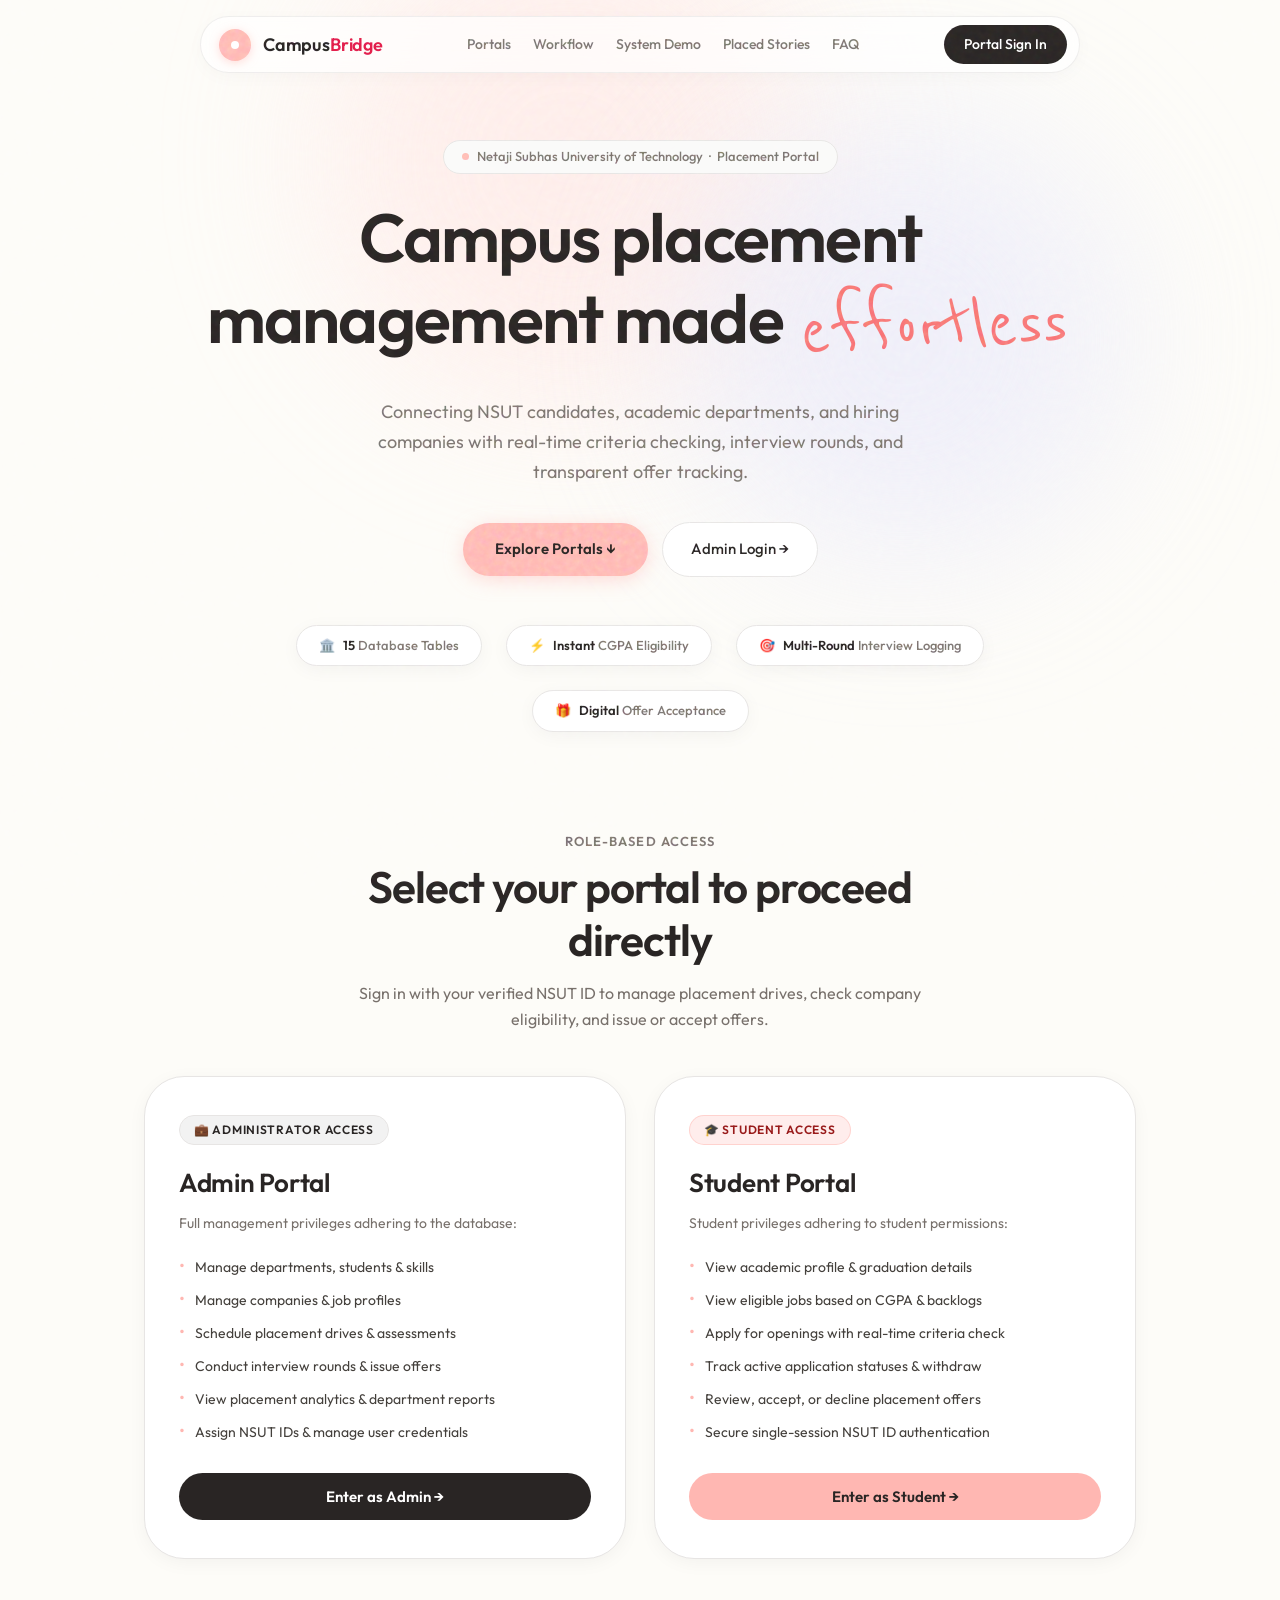
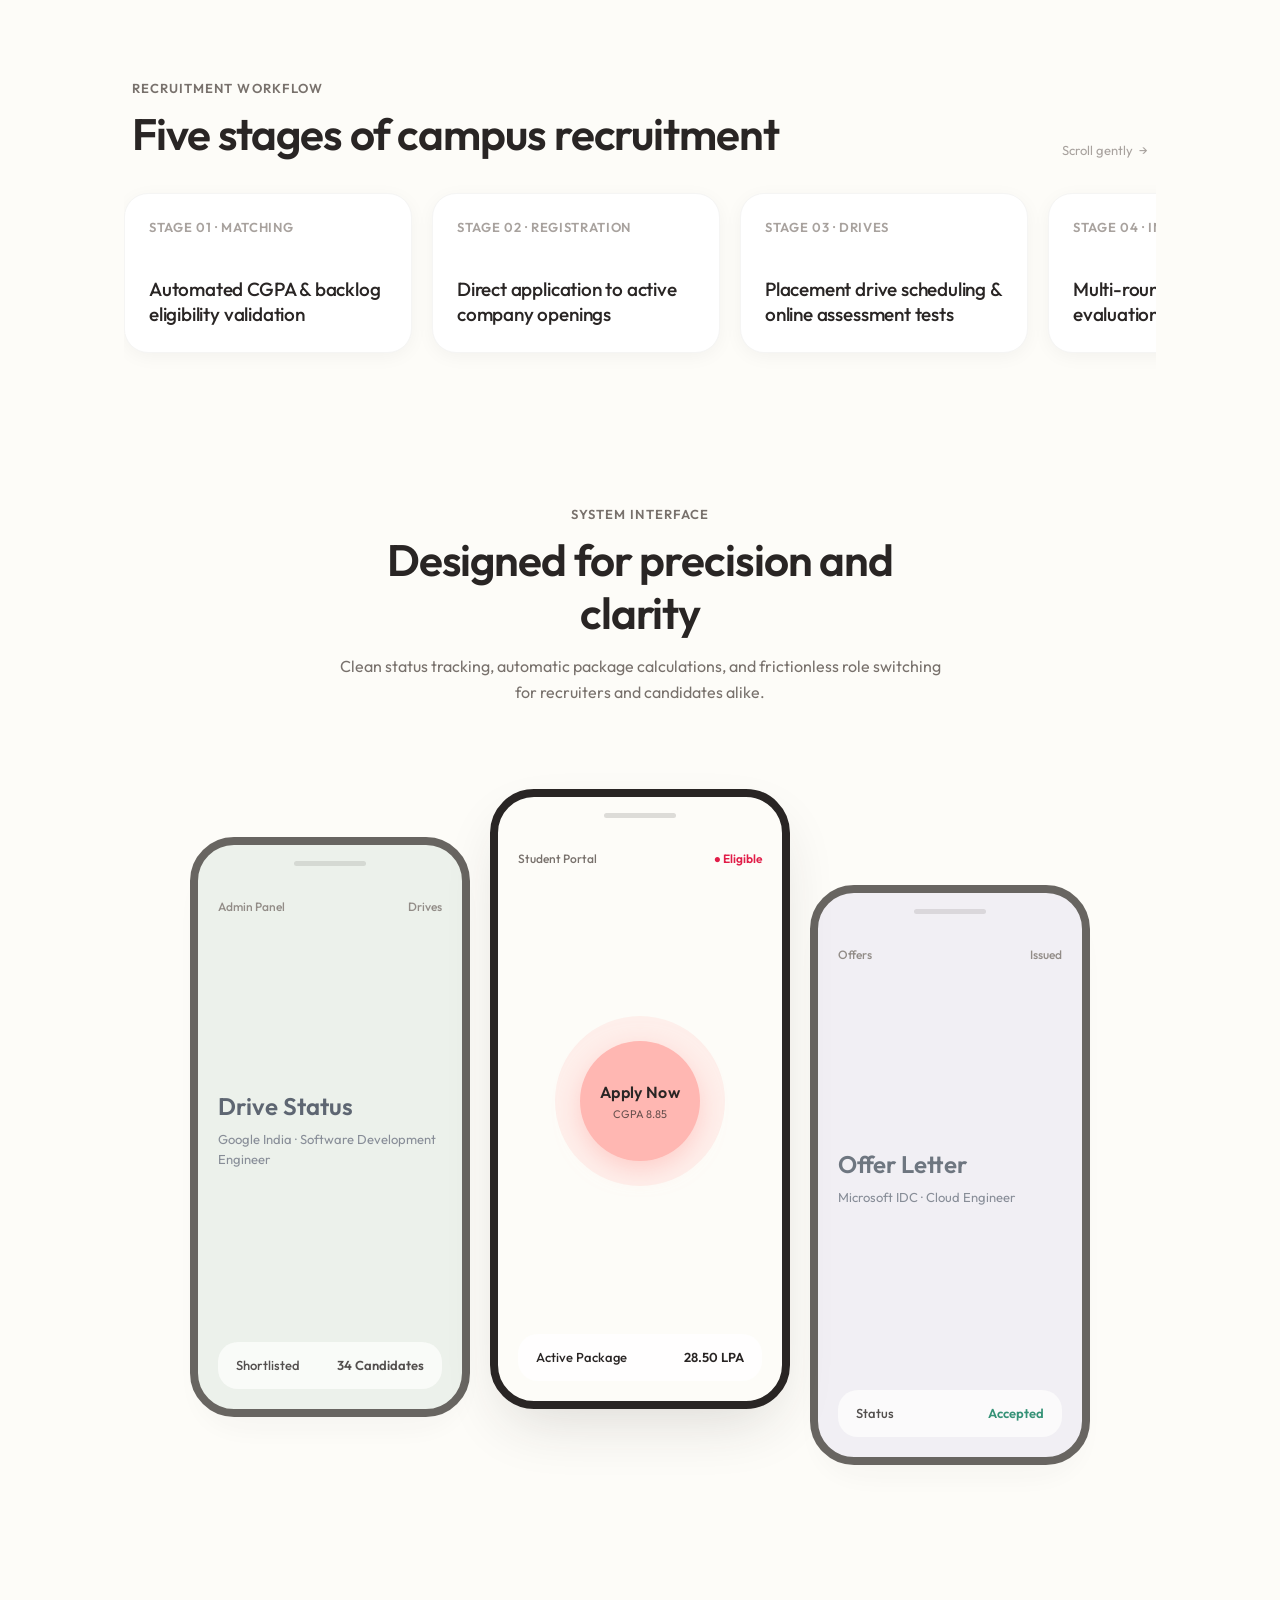
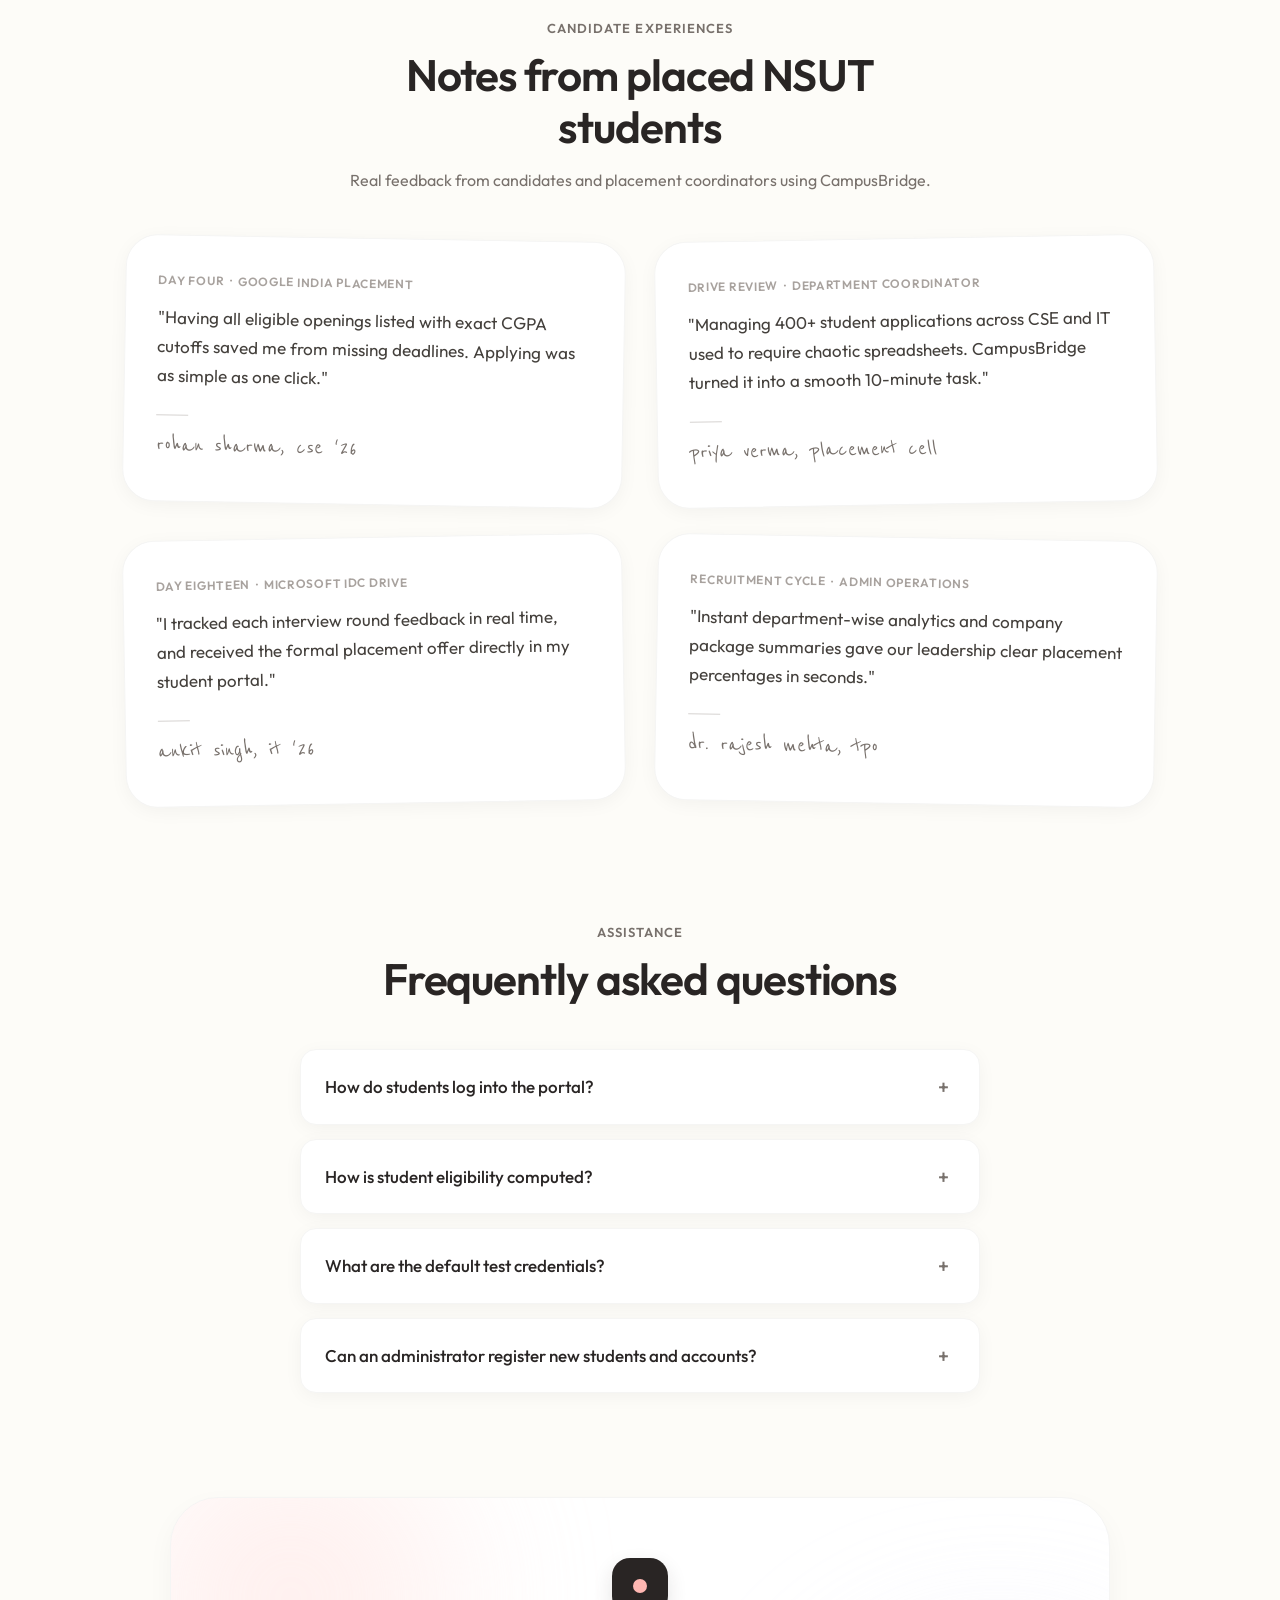
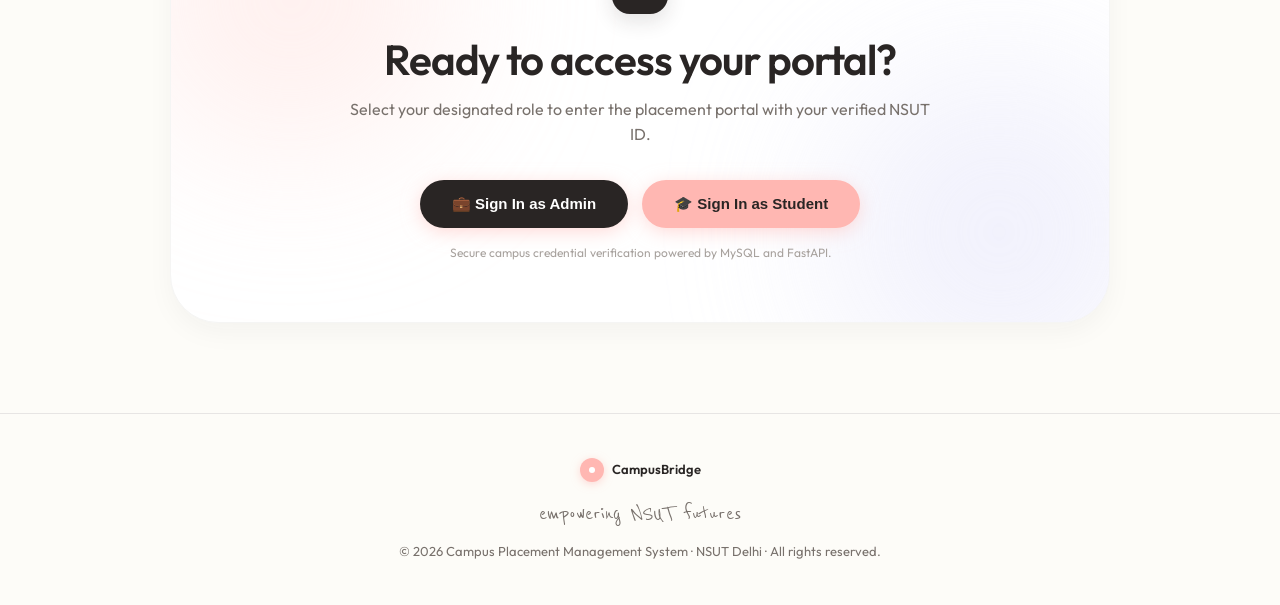
<file: index.html>
<!DOCTYPE html>
<html lang="en">
<head>
    <meta charset="UTF-8">
    <meta name="viewport" content="width=device-width, initial-scale=1.0">
    <title>CampusBridge — NSUT Campus Placement Management System</title>
    <!-- Typography: Outfit Sans-serif + Reenie Beanie Cursive -->
    <link rel="preconnect" href="https://fonts.googleapis.com">
    <link rel="preconnect" href="https://fonts.gstatic.com" crossorigin>
    <link href="https://fonts.googleapis.com/css2?family=Outfit:wght@300;400;500;600;700&family=Reenie+Beanie&display=swap" rel="stylesheet">
    <style>
        :root {
            --bg-primary: #FDFCF8;
            --sage: #E8EFE8;
            --sage-dark: #3F5E43;
            --lavender: #EFEDF4;
            --lavender-dark: #5C5278;
            --coral: #FFB7B2;
            --coral-hover: #FFA29C;
            --coral-soft: #FFE4E1;
            --lavender-soft: #E6E6FA;
            --text-dark: #292524;
            --text-muted: #78716C;
            --text-light: #A8A29E;
            --stone-50: #FAFAF9;
            --stone-100: #F5F5F4;
            --stone-200: #E7E5E4;
            --stone-800: #292524;
            --soft-shadow: 0 4px 20px -2px rgba(0,0,0,0.05);
            --card-shadow: 0 10px 30px -4px rgba(41, 37, 36, 0.05);
        }

        * { margin: 0; padding: 0; box-sizing: border-box; }

        html {
            scroll-behavior: smooth;
        }

        body {
            font-family: 'Outfit', -apple-system, BlinkMacSystemFont, sans-serif;
            background-color: var(--bg-primary);
            color: var(--text-dark);
            min-height: 100vh;
            overflow-x: hidden;
            position: relative;
            line-height: 1.5;
            -webkit-font-smoothing: antialiased;
        }

        /* ── Special Component: Grain Texture Overlay ── */
        .grain-overlay {
            position: fixed;
            top: 0;
            left: 0;
            width: 100vw;
            height: 100vh;
            pointer-events: none;
            z-index: 50;
            opacity: 0.35;
            mix-blend-mode: overlay;
            background-image: url("data:image/svg+xml,%3Csvg viewBox='0 0 200 200' xmlns='http://www.w3.org/2000/svg'%3E%3Cfilter id='noiseFilter'%3E%3CfeTurbulence type='fractalNoise' baseFrequency='0.65' numOctaves='3' stitchTiles='stitch'/%3E%3C/filter%3E%3Crect width='100%25' height='100%25' filter='url(%23noiseFilter)'/%3E%3C/svg%3E");
        }

        /* ── Floating Background Blobs (6s Loop) ── */
        .ambient-blob {
            position: absolute;
            border-radius: 50%;
            filter: blur(80px);
            opacity: 0.6;
            pointer-events: none;
            z-index: 0;
            animation: floatBlob 6s ease-in-out infinite alternate;
        }
        .blob-1 {
            width: 480px;
            height: 480px;
            background-color: var(--coral-soft);
            top: -80px;
            left: 50%;
            transform: translateX(-65%);
        }
        .blob-2 {
            width: 440px;
            height: 440px;
            background-color: var(--lavender-soft);
            top: 120px;
            left: 50%;
            transform: translateX(10%);
            animation-delay: -3s;
        }
        @keyframes floatBlob {
            0% { transform: translateY(-10px) scale(1); }
            100% { transform: translateY(10px) scale(1.04); }
        }

        /* ── Navigation: Floating Pill ── */
        .nav-wrapper {
            position: fixed;
            top: 16px;
            left: 0;
            right: 0;
            z-index: 40;
            display: flex;
            justify-content: center;
            padding: 0 16px;
        }
        .nav-pill {
            background: rgba(255, 255, 255, 0.7);
            backdrop-filter: blur(20px);
            -webkit-backdrop-filter: blur(20px);
            border: 1px solid rgba(231, 229, 228, 0.7);
            border-radius: 9999px;
            width: 100%;
            max-width: 880px;
            padding: 8px 12px 8px 18px;
            display: flex;
            align-items: center;
            justify-content: space-between;
            box-shadow: 0 4px 20px -2px rgba(0,0,0,0.03);
            transition: all 0.3s ease;
        }
        .nav-brand {
            display: flex;
            align-items: center;
            gap: 12px;
            text-decoration: none;
            color: var(--text-dark);
        }
        /* Logo: Coral #FFB7B2 with white dot */
        .brand-logo-circle {
            width: 32px;
            height: 32px;
            border-radius: 50%;
            background-color: var(--coral);
            display: flex;
            align-items: center;
            justify-content: center;
            flex-shrink: 0;
            box-shadow: 0 2px 8px rgba(255, 183, 178, 0.5);
        }
        .brand-logo-dot {
            width: 8px;
            height: 8px;
            border-radius: 50%;
            background-color: #FFFFFF;
        }
        .brand-name {
            font-size: 18px;
            font-weight: 600;
            letter-spacing: -0.01em;
            color: var(--text-dark);
        }
        .brand-name span {
            color: #E11D48;
        }
        .nav-links {
            display: flex;
            align-items: center;
            gap: 22px;
        }
        .nav-link {
            font-size: 14px;
            font-weight: 500;
            color: var(--text-muted);
            text-decoration: none;
            transition: color 0.2s ease;
        }
        .nav-link:hover {
            color: var(--text-dark);
        }
        .nav-cta {
            background-color: var(--stone-800);
            color: #FFFFFF;
            font-size: 14px;
            font-weight: 500;
            padding: 9px 20px;
            border-radius: 9999px;
            text-decoration: none;
            transition: all 0.25s ease;
            white-space: nowrap;
        }
        .nav-cta:hover {
            background-color: #1c1917;
            transform: scale(1.02);
            box-shadow: 0 4px 12px rgba(41, 37, 36, 0.15);
        }

        /* ── Hero Section ── */
        .hero-section {
            position: relative;
            z-index: 10;
            text-align: center;
            padding: 140px 20px 50px;
            max-width: 940px;
            margin: 0 auto;
            display: flex;
            flex-direction: column;
            align-items: center;
        }
        .hero-pill-tag {
            display: inline-flex;
            align-items: center;
            gap: 8px;
            background: var(--stone-50);
            border: 1px solid var(--stone-200);
            padding: 6px 18px;
            border-radius: 9999px;
            font-size: 13px;
            font-weight: 500;
            color: var(--text-muted);
            margin-bottom: 24px;
        }
        .hero-pill-dot {
            width: 7px;
            height: 7px;
            border-radius: 50%;
            background-color: var(--coral);
        }
        h1.hero-title {
            font-size: clamp(38px, 6vw, 68px);
            font-weight: 600;
            letter-spacing: -0.025em;
            line-height: 1.15;
            color: var(--text-dark);
            margin-bottom: 20px;
            text-transform: none; /* Sentence-case */
        }
        .cursive-accent {
            font-family: 'Reenie Beanie', cursive;
            font-size: 1.3em;
            font-weight: 400;
            color: #F87171;
            display: inline-block;
            transform: rotate(-2deg);
            margin: 0 6px;
            vertical-align: middle;
        }
        p.hero-subtitle {
            font-size: clamp(16px, 2.5vw, 18px);
            color: var(--text-muted);
            max-width: 580px;
            margin: 0 auto 36px;
            line-height: 1.65;
            font-weight: 400;
        }
        .hero-cta-group {
            display: flex;
            align-items: center;
            justify-content: center;
            gap: 14px;
            flex-wrap: wrap;
        }
        .btn-pill-primary {
            background-color: var(--coral);
            color: var(--text-dark);
            font-size: 15px;
            font-weight: 600;
            padding: 15px 32px;
            border-radius: 9999px;
            text-decoration: none;
            border: none;
            cursor: pointer;
            box-shadow: 0 4px 20px -2px rgba(255, 183, 178, 0.6);
            transition: all 0.25s ease;
            display: inline-flex;
            align-items: center;
            gap: 8px;
        }
        .btn-pill-primary:hover {
            background-color: var(--coral-hover);
            transform: translateY(-2px);
            box-shadow: 0 8px 25px -4px rgba(255, 183, 178, 0.8);
        }
        .btn-pill-secondary {
            background-color: #FFFFFF;
            color: var(--text-dark);
            font-size: 15px;
            font-weight: 500;
            padding: 15px 28px;
            border-radius: 9999px;
            text-decoration: none;
            border: 1px solid var(--stone-200);
            cursor: pointer;
            transition: all 0.25s ease;
            display: inline-flex;
            align-items: center;
            gap: 8px;
        }
        .btn-pill-secondary:hover {
            background-color: var(--stone-50);
            border-color: #D6D3D1;
            transform: translateY(-2px);
        }

        /* ── Metric Highlights Bar ── */
        .metrics-strip {
            display: flex;
            justify-content: center;
            gap: 24px;
            flex-wrap: wrap;
            margin-top: 48px;
            width: 100%;
        }
        .metric-pill {
            background: #FFFFFF;
            border: 1px solid var(--stone-200);
            padding: 10px 22px;
            border-radius: 9999px;
            font-size: 13px;
            font-weight: 500;
            color: var(--text-muted);
            box-shadow: var(--soft-shadow);
            display: flex;
            align-items: center;
            gap: 8px;
        }
        .metric-pill strong {
            color: var(--text-dark);
            font-weight: 600;
        }

        /* ── Main Portals Section ── */
        .portals-section {
            position: relative;
            z-index: 10;
            max-width: 1040px;
            margin: 0 auto;
            padding: 50px 24px 60px;
        }
        .section-header {
            text-align: center;
            max-width: 620px;
            margin: 0 auto 44px;
        }
        .section-tag {
            font-size: 13px;
            font-weight: 600;
            text-transform: uppercase;
            letter-spacing: 0.08em;
            color: var(--text-muted);
            margin-bottom: 10px;
            display: block;
        }
        h2.section-heading {
            font-size: clamp(30px, 4.5vw, 44px);
            font-weight: 600;
            letter-spacing: -0.025em;
            line-height: 1.2;
            color: var(--text-dark);
            margin-bottom: 14px;
        }
        p.section-description {
            font-size: 16px;
            color: var(--text-muted);
            line-height: 1.6;
        }

        .portals-grid {
            display: grid;
            grid-template-columns: 1fr 1fr;
            gap: 28px;
        }
        .portal-role-card {
            background-color: #FFFFFF;
            border: 1px solid var(--stone-200);
            border-radius: 2.5rem; /* 40px */
            padding: 38px 34px;
            box-shadow: var(--soft-shadow);
            display: flex;
            flex-direction: column;
            justify-content: space-between;
            transition: all 0.3s cubic-bezier(0.2, 0, 0, 1);
            position: relative;
            overflow: hidden;
        }
        .portal-role-card:hover {
            transform: translateY(-4px);
            border-color: #D6D3D1;
            box-shadow: 0 16px 36px -8px rgba(41, 37, 36, 0.08);
        }
        .portal-card-top {
            margin-bottom: 24px;
        }
        .portal-role-badge {
            display: inline-flex;
            align-items: center;
            gap: 6px;
            padding: 5px 14px;
            border-radius: 9999px;
            font-size: 12px;
            font-weight: 600;
            text-transform: uppercase;
            letter-spacing: 0.06em;
            margin-bottom: 18px;
        }
        .badge-admin {
            background: rgba(41, 37, 36, 0.06);
            color: var(--stone-800);
            border: 1px solid var(--stone-200);
        }
        .badge-student {
            background: rgba(255, 183, 178, 0.25);
            color: #991B1B;
            border: 1px solid rgba(255, 183, 178, 0.5);
        }
        .portal-role-title {
            font-size: 26px;
            font-weight: 600;
            color: var(--text-dark);
            margin-bottom: 10px;
            letter-spacing: -0.01em;
        }
        .portal-role-desc {
            font-size: 14px;
            color: var(--text-muted);
            line-height: 1.6;
            margin-bottom: 16px;
        }
        .portal-role-list {
            list-style: none;
            padding: 0;
            margin: 0;
        }
        .portal-role-list li {
            font-size: 14px;
            color: #44403C;
            padding: 6px 0;
            display: flex;
            align-items: flex-start;
            gap: 10px;
            line-height: 1.5;
        }
        .portal-role-list li::before {
            content: "•";
            color: var(--coral);
            font-size: 18px;
            line-height: 1;
        }
        .btn-portal-action {
            display: inline-block;
            width: 100%;
            text-align: center;
            padding: 14px;
            border-radius: 9999px;
            font-size: 15px;
            font-weight: 600;
            cursor: pointer;
            text-decoration: none;
            transition: all 0.25s ease;
            font-family: 'Outfit', sans-serif;
            border: none;
        }
        .btn-admin-pill {
            background-color: var(--stone-800);
            color: #FFFFFF;
        }
        .btn-admin-pill:hover {
            background-color: #000000;
            transform: scale(1.02);
            box-shadow: 0 4px 14px rgba(41, 37, 36, 0.15);
        }
        .btn-student-pill {
            background-color: var(--coral);
            color: var(--text-dark);
        }
        .btn-student-pill:hover {
            background-color: var(--coral-hover);
            transform: scale(1.02);
            box-shadow: 0 4px 16px rgba(255, 183, 178, 0.6);
        }

        /* ── Placement Workflow / Horizontal Scroll ── */
        .content-section {
            position: relative;
            z-index: 10;
            max-width: 1080px;
            margin: 0 auto;
            padding: 60px 24px;
        }
        .scroll-section-header {
            display: flex;
            justify-content: space-between;
            align-items: flex-end;
            margin-bottom: 20px;
            padding: 0 8px;
        }
        .scroll-hint {
            font-size: 13px;
            color: var(--text-light);
            display: flex;
            align-items: center;
            gap: 6px;
        }
        .horizontal-scroll-container {
            display: flex;
            gap: 20px;
            overflow-x: auto;
            padding: 12px 8px 32px;
            scroll-snap-type: x mandatory;
            -webkit-overflow-scrolling: touch;
            scrollbar-width: none;
        }
        .horizontal-scroll-container::-webkit-scrollbar {
            display: none;
        }
        .scenario-card {
            width: 288px;
            min-width: 288px;
            height: 160px;
            background-color: #FFFFFF;
            border-radius: 24px; /* rounded-3xl */
            padding: 24px;
            border: 1px solid var(--stone-100);
            box-shadow: var(--soft-shadow);
            scroll-snap-align: start;
            display: flex;
            flex-direction: column;
            justify-content: space-between;
            transition: all 0.3s cubic-bezier(0.2, 0, 0, 1);
            cursor: pointer;
            position: relative;
        }
        .scenario-card:hover {
            transform: translateY(-4px);
            box-shadow: 0 12px 28px -6px rgba(41, 37, 36, 0.08);
            border-color: var(--stone-200);
        }
        .scenario-timestamp {
            font-size: 13px;
            font-weight: 600;
            text-transform: uppercase;
            letter-spacing: 0.05em;
            color: var(--text-light);
            transition: color 0.3s ease;
        }
        .scenario-text {
            font-size: 19px;
            font-weight: 500;
            color: var(--stone-800);
            line-height: 1.35;
            letter-spacing: -0.01em;
            transition: color 0.3s ease;
        }
        /* Pastel accent color transitions on hover */
        .scenario-card:nth-child(1):hover .scenario-text { color: #EA580C; }
        .scenario-card:nth-child(2):hover .scenario-text { color: #4B6F55; }
        .scenario-card:nth-child(3):hover .scenario-text { color: #6D5C92; }
        .scenario-card:nth-child(4):hover .scenario-text { color: #D97706; }
        .scenario-card:nth-child(5):hover .scenario-text { color: #0284C7; }

        /* ── App Experience Preview (3-Phone Cascading Stack) ── */
        .preview-wrapper {
            display: flex;
            justify-content: center;
            align-items: flex-start;
            gap: 20px;
            padding: 40px 0 90px;
            position: relative;
        }
        .phone-mockup {
            border-radius: 44px;
            background: #FFFFFF;
            position: relative;
            overflow: hidden;
            flex-shrink: 0;
            display: flex;
            flex-direction: column;
            transition: transform 0.5s cubic-bezier(0.2, 0, 0, 1);
        }
        .phone-speaker-bar {
            width: 72px;
            height: 5px;
            background: rgba(41, 37, 36, 0.15);
            border-radius: 9999px;
            margin: 16px auto 12px;
        }
        /* Center Phone: 300x620px, opaque, Coral Apply button */
        .phone-center {
            width: 300px;
            height: 620px;
            opacity: 1;
            border: 8px solid var(--stone-800);
            box-shadow: 0 25px 60px -15px rgba(41, 37, 36, 0.16);
            z-index: 3;
            background-color: var(--bg-primary);
        }
        /* Left Phone: 280x580px, 80% opacity, +48px translateY, Sage */
        .phone-left {
            width: 280px;
            height: 580px;
            opacity: 0.8;
            transform: translateY(48px);
            border: 8px solid #44403C;
            background-color: var(--sage);
            z-index: 2;
            box-shadow: 0 20px 40px -15px rgba(0,0,0,0.06);
        }
        /* Right Phone: 280x580px, 80% opacity, +96px translateY, Lavender */
        .phone-right {
            width: 280px;
            height: 580px;
            opacity: 0.8;
            transform: translateY(96px);
            border: 8px solid #44403C;
            background-color: var(--lavender);
            z-index: 2;
            box-shadow: 0 20px 40px -15px rgba(0,0,0,0.06);
        }

        .screen-content {
            padding: 20px;
            display: flex;
            flex-direction: column;
            height: calc(100% - 33px);
            justify-content: space-between;
        }
        .screen-top-bar {
            display: flex;
            justify-content: space-between;
            align-items: center;
            font-size: 12px;
            font-weight: 500;
            color: var(--text-muted);
        }
        /* Pulsing Circle & Action */
        .breathe-visualizer {
            display: flex;
            flex-direction: column;
            align-items: center;
            justify-content: center;
            margin: auto 0;
            position: relative;
        }
        .breathe-outer-ring {
            width: 170px;
            height: 170px;
            border-radius: 50%;
            background: rgba(255, 183, 178, 0.2);
            display: flex;
            align-items: center;
            justify-content: center;
            animation: pulseHalo 4s ease-in-out infinite;
        }
        .breathe-inner-circle {
            width: 120px;
            height: 120px;
            border-radius: 50%;
            background-color: var(--coral);
            display: flex;
            flex-direction: column;
            align-items: center;
            justify-content: center;
            box-shadow: 0 8px 24px rgba(255, 183, 178, 0.6);
            animation: breatheScale 4s ease-in-out infinite;
            cursor: pointer;
            text-align: center;
        }
        .breathe-label {
            font-size: 16px;
            font-weight: 600;
            color: var(--text-dark);
            letter-spacing: 0.3px;
        }
        .breathe-sub {
            font-size: 11px;
            color: rgba(41, 37, 36, 0.7);
            margin-top: 2px;
        }
        @keyframes pulseHalo {
            0%, 100% { transform: scale(1); opacity: 0.4; }
            50% { transform: scale(1.18); opacity: 0.8; }
        }
        @keyframes breatheScale {
            0%, 100% { transform: scale(0.96); }
            50% { transform: scale(1.04); }
        }
        .screen-card-row {
            background: rgba(255, 255, 255, 0.85);
            padding: 14px 18px;
            border-radius: 20px;
            display: flex;
            align-items: center;
            justify-content: space-between;
            font-size: 13px;
            font-weight: 500;
            color: var(--text-dark);
        }

        /* ── Placed Student Diary Entry Testimonials (Rotated Notes) ── */
        .diary-grid {
            display: grid;
            grid-template-columns: repeat(2, 1fr);
            gap: 32px;
            margin-top: 16px;
        }
        .diary-card {
            background-color: #FFFFFF;
            border-radius: 2rem; /* 32px */
            padding: 36px 32px;
            border: 1px solid var(--stone-100);
            box-shadow: var(--soft-shadow);
            transition: all 0.35s cubic-bezier(0.2, 0, 0, 1);
            position: relative;
        }
        .diary-card.rot-right {
            transform: rotate(1deg);
        }
        .diary-card.rot-left {
            transform: rotate(-1deg);
        }
        .diary-card:hover {
            transform: rotate(0deg) translateY(-4px);
            box-shadow: 0 16px 36px -8px rgba(41, 37, 36, 0.08);
        }
        .diary-date {
            font-size: 12px;
            font-weight: 600;
            text-transform: uppercase;
            letter-spacing: 0.06em;
            color: var(--text-light);
            margin-bottom: 14px;
        }
        .diary-text {
            font-size: 17px;
            color: #44403C;
            line-height: 1.7;
            font-weight: 400;
        }
        .diary-signature-divider {
            width: 32px;
            height: 1px;
            background-color: #D6D3D1;
            margin: 24px 0 10px;
        }
        .diary-signature {
            font-family: 'Reenie Beanie', cursive;
            font-size: 26px;
            color: var(--text-muted);
            font-weight: 400;
            display: block;
        }

        /* ── Special Component: Interactive FAQ Accordion ── */
        .faq-container {
            max-width: 680px;
            margin: 0 auto;
        }
        .faq-item {
            background-color: #FFFFFF;
            border-radius: 16px;
            border: 1px solid var(--stone-100);
            box-shadow: var(--soft-shadow);
            margin-bottom: 14px;
            overflow: hidden;
            transition: border-color 0.2s ease;
        }
        .faq-item.active {
            border-color: var(--stone-200);
        }
        .faq-header {
            padding: 24px;
            font-size: 17px;
            font-weight: 500;
            color: var(--text-dark);
            cursor: pointer;
            display: flex;
            align-items: center;
            justify-content: space-between;
            user-select: none;
            transition: color 0.2s ease;
        }
        .faq-header:hover {
            color: #000;
        }
        .faq-icon {
            width: 24px;
            height: 24px;
            display: flex;
            align-items: center;
            justify-content: center;
            font-size: 20px;
            color: var(--text-muted);
            transition: transform 0.4s cubic-bezier(0.4, 0, 0.2, 1), color 0.2s ease;
        }
        .faq-item.active .faq-icon {
            transform: rotate(45deg);
            color: var(--text-dark);
        }
        .faq-content {
            max-height: 0;
            overflow: hidden;
            transition: max-height 500ms ease-in-out;
        }
        .faq-body {
            padding: 0 24px 24px;
            font-size: 15px;
            color: var(--text-muted);
            line-height: 1.65;
        }

        /* ── Conversion / Direct Portal Access Section ── */
        .waitlist-section {
            position: relative;
            z-index: 10;
            max-width: 980px;
            margin: 30px auto 90px;
            padding: 0 20px;
        }
        .waitlist-card {
            background: #FFFFFF;
            border-radius: 3rem; /* 48px */
            padding: 60px 32px;
            text-align: center;
            border: 1px solid var(--stone-100);
            box-shadow: var(--card-shadow);
            position: relative;
            overflow: hidden;
        }
        .waitlist-blobs {
            position: absolute;
            inset: 0;
            pointer-events: none;
            z-index: 0;
        }
        .w-blob-1 {
            position: absolute;
            width: 320px;
            height: 320px;
            border-radius: 50%;
            background: var(--coral-soft);
            filter: blur(80px);
            opacity: 0.55;
            top: -60px;
            left: -40px;
        }
        .w-blob-2 {
            position: absolute;
            width: 340px;
            height: 340px;
            border-radius: 50%;
            background: var(--lavender-soft);
            filter: blur(80px);
            opacity: 0.55;
            bottom: -80px;
            right: -60px;
        }
        .waitlist-content {
            position: relative;
            z-index: 1;
            max-width: 600px;
            margin: 0 auto;
        }
        /* Dark stone #292524 rounded-square icon with coral dot */
        .waitlist-icon-badge {
            width: 56px;
            height: 56px;
            border-radius: 18px;
            background-color: var(--stone-800);
            display: inline-flex;
            align-items: center;
            justify-content: center;
            margin-bottom: 22px;
            box-shadow: 0 8px 20px rgba(41, 37, 36, 0.12);
        }
        .waitlist-coral-dot {
            width: 14px;
            height: 14px;
            border-radius: 50%;
            background-color: var(--coral);
        }
        h2.waitlist-title {
            font-size: clamp(32px, 4.5vw, 42px);
            font-weight: 600;
            letter-spacing: -0.025em;
            line-height: 1.15;
            color: var(--text-dark);
            margin-bottom: 12px;
        }
        p.waitlist-subtitle {
            font-size: 16px;
            color: var(--text-muted);
            margin-bottom: 32px;
            line-height: 1.6;
        }
        .dual-portal-btns {
            display: flex;
            gap: 14px;
            justify-content: center;
            flex-wrap: wrap;
            margin-bottom: 16px;
        }
        .waitlist-note {
            font-size: 12px;
            color: var(--text-light);
            margin-top: 8px;
        }

        /* ── Footer ── */
        footer {
            border-top: 1px solid var(--stone-200);
            padding: 44px 24px;
            text-align: center;
            font-size: 13px;
            color: var(--text-muted);
            position: relative;
            z-index: 10;
        }
        .footer-logo {
            display: inline-flex;
            align-items: center;
            gap: 8px;
            margin-bottom: 14px;
            color: var(--text-dark);
            font-weight: 600;
            text-decoration: none;
        }
        .footer-tagline {
            font-family: 'Reenie Beanie', cursive;
            font-size: 24px;
            color: var(--text-muted);
            margin-bottom: 10px;
            display: block;
        }

        /* ── Reveal on Scroll Animation ── */
        .reveal-on-scroll {
            opacity: 0;
            transform: translateY(30px);
            transition: opacity 0.8s cubic-bezier(0.2, 0, 0, 1), transform 0.8s cubic-bezier(0.2, 0, 0, 1);
        }
        .reveal-on-scroll.is-revealed {
            opacity: 1;
            transform: translateY(0);
        }

        /* ── Mobile Responsiveness ── */
        @media (max-width: 860px) {
            .portals-grid {
                grid-template-columns: 1fr;
            }
            .preview-wrapper {
                flex-direction: column;
                align-items: center;
                gap: 28px;
                padding-bottom: 50px;
            }
            .phone-left, .phone-right {
                transform: none;
                opacity: 0.95;
                width: 290px;
                height: 480px;
            }
            .phone-center {
                width: 290px;
                height: 520px;
            }
            .diary-grid {
                grid-template-columns: 1fr;
            }
            .diary-card.rot-right, .diary-card.rot-left {
                transform: none;
            }
            .nav-links {
                display: none;
            }
        }
    </style>
</head>
<body>

<!-- Global Paper Grain Texture Overlay -->
<div class="grain-overlay" aria-hidden="true"></div>

<!-- Ambient Floating Blobs (6s loop) -->
<div class="ambient-blob blob-1"></div>
<div class="ambient-blob blob-2"></div>

<!-- ── Navigation: Floating Pill ── -->
<div class="nav-wrapper">
    <nav class="nav-pill">
        <a href="#" class="nav-brand">
            <div class="brand-logo-circle">
                <div class="brand-logo-dot"></div>
            </div>
            <span class="brand-name">Campus<span>Bridge</span></span>
        </a>

        <div class="nav-links">
            <a href="#portals" class="nav-link">Portals</a>
            <a href="#milestones" class="nav-link">Workflow</a>
            <a href="#experience" class="nav-link">System Demo</a>
            <a href="#stories" class="nav-link">Placed Stories</a>
            <a href="#faq" class="nav-link">FAQ</a>
        </div>

        <a href="login.html" class="nav-cta" onclick="openLogin('admin')">
            Portal Sign In
        </a>
    </nav>
</div>

<!-- ── Hero Section ── -->
<section class="hero-section">
    <div class="hero-pill-tag">
        <span class="hero-pill-dot"></span>
        Netaji Subhas University of Technology &nbsp;·&nbsp; Placement Portal
    </div>

    <h1 class="hero-title">
        Campus placement management made <span class="cursive-accent">effortless</span>
    </h1>

    <p class="hero-subtitle">
        Connecting NSUT candidates, academic departments, and hiring companies with real-time criteria checking, interview rounds, and transparent offer tracking.
    </p>

    <div class="hero-cta-group">
        <a href="#portals" class="btn-pill-primary">
            Explore Portals &darr;
        </a>
        <a href="login.html?role=admin" class="btn-pill-secondary">
            Admin Login &rarr;
        </a>
    </div>

    <div class="metrics-strip">
        <div class="metric-pill">
            <span>🏛️</span>
            <span><strong>15</strong> Database Tables</span>
        </div>
        <div class="metric-pill">
            <span>⚡</span>
            <span><strong>Instant</strong> CGPA Eligibility</span>
        </div>
        <div class="metric-pill">
            <span>🎯</span>
            <span><strong>Multi-Round</strong> Interview Logging</span>
        </div>
        <div class="metric-pill">
            <span>🎁</span>
            <span><strong>Digital</strong> Offer Acceptance</span>
        </div>
    </div>
</section>

<!-- ── Portals: Original Placement System Content ── -->
<section class="portals-section" id="portals">
    <div class="section-header reveal-on-scroll">
        <span class="section-tag">Role-Based Access</span>
        <h2 class="section-heading">Select your portal to proceed directly</h2>
        <p class="section-description">
            Sign in with your verified NSUT ID to manage placement drives, check company eligibility, and issue or accept offers.
        </p>
    </div>

    <div class="portals-grid reveal-on-scroll">
        <!-- ADMIN PORTAL CARD -->
        <div class="portal-role-card">
            <div class="portal-card-top">
                <span class="portal-role-badge badge-admin">💼 Administrator Access</span>
                <h3 class="portal-role-title">Admin Portal</h3>
                <p class="portal-role-desc">Full management privileges adhering to the database:</p>
                <ul class="portal-role-list">
                    <li>Manage departments, students &amp; skills</li>
                    <li>Manage companies &amp; job profiles</li>
                    <li>Schedule placement drives &amp; assessments</li>
                    <li>Conduct interview rounds &amp; issue offers</li>
                    <li>View placement analytics &amp; department reports</li>
                    <li>Assign NSUT IDs &amp; manage user credentials</li>
                </ul>
            </div>
            <button class="btn-portal-action btn-admin-pill" onclick="openLogin('admin')">
                Enter as Admin &rarr;
            </button>
        </div>

        <!-- STUDENT PORTAL CARD -->
        <div class="portal-role-card">
            <div class="portal-card-top">
                <span class="portal-role-badge badge-student">🎓 Student Access</span>
                <h3 class="portal-role-title">Student Portal</h3>
                <p class="portal-role-desc">Student privileges adhering to student permissions:</p>
                <ul class="portal-role-list">
                    <li>View academic profile &amp; graduation details</li>
                    <li>View eligible jobs based on CGPA &amp; backlogs</li>
                    <li>Apply for openings with real-time criteria check</li>
                    <li>Track active application statuses &amp; withdraw</li>
                    <li>Review, accept, or decline placement offers</li>
                    <li>Secure single-session NSUT ID authentication</li>
                </ul>
            </div>
            <button class="btn-portal-action btn-student-pill" onclick="openLogin('student')">
                Enter as Student &rarr;
            </button>
        </div>
    </div>
</section>

<!-- ── Horizontal Placement Workflow / Pipeline Scroll ── -->
<section class="content-section" id="milestones">
    <div class="scroll-section-header">
        <div>
            <span class="section-tag">Recruitment Workflow</span>
            <h2 class="section-heading" style="margin-bottom: 0;">Five stages of campus recruitment</h2>
        </div>
        <div class="scroll-hint">
            <span>Scroll gently</span> &rarr;
        </div>
    </div>

    <div class="horizontal-scroll-container">
        <!-- Card 1 -->
        <div class="scenario-card">
            <span class="scenario-timestamp">Stage 01 · Matching</span>
            <p class="scenario-text">Automated CGPA &amp; backlog eligibility validation</p>
        </div>
        <!-- Card 2 -->
        <div class="scenario-card">
            <span class="scenario-timestamp">Stage 02 · Registration</span>
            <p class="scenario-text">Direct application to active company openings</p>
        </div>
        <!-- Card 3 -->
        <div class="scenario-card">
            <span class="scenario-timestamp">Stage 03 · Drives</span>
            <p class="scenario-text">Placement drive scheduling &amp; online assessment tests</p>
        </div>
        <!-- Card 4 -->
        <div class="scenario-card">
            <span class="scenario-timestamp">Stage 04 · Interviews</span>
            <p class="scenario-text">Multi-round technical &amp; HR evaluation logging</p>
        </div>
        <!-- Card 5 -->
        <div class="scenario-card">
            <span class="scenario-timestamp">Stage 05 · Placement</span>
            <p class="scenario-text">Digital placement offer letter issuance &amp; acceptance</p>
        </div>
    </div>
</section>

<!-- ── App Experience Preview (3-Phone Cascading Stack) ── -->
<section class="content-section" id="experience">
    <div class="section-header reveal-on-scroll">
        <span class="section-tag">System Interface</span>
        <h2 class="section-heading">Designed for precision and clarity</h2>
        <p class="section-description">
            Clean status tracking, automatic package calculations, and frictionless role switching for recruiters and candidates alike.
        </p>
    </div>

    <div class="preview-wrapper reveal-on-scroll">
        <!-- Left Phone (Sage #E8EFE8, +48px translateY) -->
        <div class="phone-mockup phone-left">
            <div class="phone-speaker-bar"></div>
            <div class="screen-content">
                <div class="screen-top-bar">
                    <span>Admin Panel</span>
                    <span>Drives</span>
                </div>
                <div style="margin: 36px 0;">
                    <div style="font-size: 24px; font-weight: 600; color: #374151; margin-bottom: 6px;">Drive Status</div>
                    <div style="font-size: 13px; color: #6B7280;">Google India &middot; Software Development Engineer</div>
                </div>
                <div class="screen-card-row" style="background: rgba(255,255,255,0.75);">
                    <span>Shortlisted</span>
                    <span style="font-weight: 600;">34 Candidates</span>
                </div>
            </div>
        </div>

        <!-- Center Phone (Opaque 300x620px, Coral Action Button) -->
        <div class="phone-mockup phone-center">
            <div class="phone-speaker-bar"></div>
            <div class="screen-content">
                <div class="screen-top-bar">
                    <span>Student Portal</span>
                    <span style="color: #E11D48; font-weight: 600;">● Eligible</span>
                </div>

                <div class="breathe-visualizer">
                    <div class="breathe-outer-ring">
                        <div class="breathe-inner-circle" onclick="openLogin('student')">
                            <span class="breathe-label">Apply Now</span>
                            <span class="breathe-sub">CGPA 8.85</span>
                        </div>
                    </div>
                </div>

                <div class="screen-card-row">
                    <span>Active Package</span>
                    <span style="color: #292524; font-weight: 600;">28.50 LPA</span>
                </div>
            </div>
        </div>

        <!-- Right Phone (Lavender #EFEDF4, +96px translateY) -->
        <div class="phone-mockup phone-right">
            <div class="phone-speaker-bar"></div>
            <div class="screen-content">
                <div class="screen-top-bar">
                    <span>Offers</span>
                    <span>Issued</span>
                </div>
                <div style="margin: 36px 0;">
                    <div style="font-size: 24px; font-weight: 600; color: #4B5563; margin-bottom: 6px;">Offer Letter</div>
                    <div style="font-size: 13px; color: #6B7280;">Microsoft IDC &middot; Cloud Engineer</div>
                </div>
                <div class="screen-card-row" style="background: rgba(255,255,255,0.75);">
                    <span>Status</span>
                    <span style="font-weight: 600; color: #047857;">Accepted</span>
                </div>
            </div>
        </div>
    </div>
</section>

<!-- ── Placed Student Diary Entry Testimonials (Rotated Notes) ── -->
<section class="content-section" id="stories">
    <div class="section-header reveal-on-scroll">
        <span class="section-tag">Candidate Experiences</span>
        <h2 class="section-heading">Notes from placed NSUT students</h2>
        <p class="section-description">
            Real feedback from candidates and placement coordinators using CampusBridge.
        </p>
    </div>

    <div class="diary-grid reveal-on-scroll">
        <!-- Entry 1 (rot-right) -->
        <div class="diary-card rot-right">
            <div class="diary-date">Day four &nbsp;·&nbsp; Google India Placement</div>
            <p class="diary-text">
                "Having all eligible openings listed with exact CGPA cutoffs saved me from missing deadlines. Applying was as simple as one click."
            </p>
            <div class="diary-signature-divider"></div>
            <span class="diary-signature">rohan sharma, cse '26</span>
        </div>

        <!-- Entry 2 (rot-left) -->
        <div class="diary-card rot-left">
            <div class="diary-date">Drive review &nbsp;·&nbsp; Department Coordinator</div>
            <p class="diary-text">
                "Managing 400+ student applications across CSE and IT used to require chaotic spreadsheets. CampusBridge turned it into a smooth 10-minute task."
            </p>
            <div class="diary-signature-divider"></div>
            <span class="diary-signature">priya verma, placement cell</span>
        </div>

        <!-- Entry 3 (rot-left) -->
        <div class="diary-card rot-left">
            <div class="diary-date">Day eighteen &nbsp;·&nbsp; Microsoft IDC Drive</div>
            <p class="diary-text">
                "I tracked each interview round feedback in real time, and received the formal placement offer directly in my student portal."
            </p>
            <div class="diary-signature-divider"></div>
            <span class="diary-signature">ankit singh, it '26</span>
        </div>

        <!-- Entry 4 (rot-right) -->
        <div class="diary-card rot-right">
            <div class="diary-date">Recruitment cycle &nbsp;·&nbsp; Admin Operations</div>
            <p class="diary-text">
                "Instant department-wise analytics and company package summaries gave our leadership clear placement percentages in seconds."
            </p>
            <div class="diary-signature-divider"></div>
            <span class="diary-signature">dr. rajesh mehta, tpo</span>
        </div>
    </div>
</section>

<!-- ── Special Component: Interactive FAQ Accordion ── -->
<section class="content-section" id="faq">
    <div class="section-header reveal-on-scroll">
        <span class="section-tag">Assistance</span>
        <h2 class="section-heading">Frequently asked questions</h2>
    </div>

    <div class="faq-container reveal-on-scroll">
        <!-- FAQ 1 -->
        <div class="faq-item">
            <div class="faq-header" onclick="toggleFaq(this)">
                <span>How do students log into the portal?</span>
                <span class="faq-icon">+</span>
            </div>
            <div class="faq-content">
                <div class="faq-body">
                    Students log in using their assigned NSUT ID and password. The account is linked directly to their academic record in the database (CGPA, active backlogs, department, and graduation year).
                </div>
            </div>
        </div>

        <!-- FAQ 2 -->
        <div class="faq-item">
            <div class="faq-header" onclick="toggleFaq(this)">
                <span>How is student eligibility computed?</span>
                <span class="faq-icon">+</span>
            </div>
            <div class="faq-content">
                <div class="faq-body">
                    Eligibility is checked in real time using the MySQL backend. A student is eligible if their CGPA meets the minimum CGPA, active backlogs are within the allowed limit, graduation year is within the eligible batch, and application deadline has not passed.
                </div>
            </div>
        </div>

        <!-- FAQ 3 -->
        <div class="faq-item">
            <div class="faq-header" onclick="toggleFaq(this)">
                <span>What are the default test credentials?</span>
                <span class="faq-icon">+</span>
            </div>
            <div class="faq-content">
                <div class="faq-body">
                    You can test the system right now with:
                    <br>&bull; <b>Admin:</b> NSUT ID <code>ADMIN001</code> &middot; Password <code>admin123</code>
                    <br>&bull; <b>Student:</b> NSUT ID <code>2024NSUT1001</code> &middot; Password <code>student123</code>
                </div>
            </div>
        </div>

        <!-- FAQ 4 -->
        <div class="faq-item">
            <div class="faq-header" onclick="toggleFaq(this)">
                <span>Can an administrator register new students and accounts?</span>
                <span class="faq-icon">+</span>
            </div>
            <div class="faq-content">
                <div class="faq-body">
                    Yes. In the Admin Panel, navigate to the <b>Users &amp; Auth</b> tab to create new administrator accounts and register student login accounts with custom NSUT IDs and passwords.
                </div>
            </div>
        </div>
    </div>
</section>

<!-- ── Conversion / Direct Portal Access Section ── -->
<section class="waitlist-section reveal-on-scroll">
    <div class="waitlist-card">
        <div class="waitlist-blobs">
            <div class="w-blob-1"></div>
            <div class="w-blob-2"></div>
        </div>

        <div class="waitlist-content">
            <!-- Dark stone rounded-square with Coral dot -->
            <div class="waitlist-icon-badge">
                <div class="waitlist-coral-dot"></div>
            </div>

            <h2 class="waitlist-title">Ready to access your portal?</h2>
            <p class="waitlist-subtitle">
                Select your designated role to enter the placement portal with your verified NSUT ID.
            </p>

            <div class="dual-portal-btns">
                <button class="btn-pill-primary" style="background-color: var(--stone-800); color: #fff;" onclick="openLogin('admin')">
                    💼 Sign In as Admin
                </button>
                <button class="btn-pill-primary" onclick="openLogin('student')">
                    🎓 Sign In as Student
                </button>
            </div>
            <p class="waitlist-note">Secure campus credential verification powered by MySQL and FastAPI.</p>
        </div>
    </div>
</section>

<!-- ── Footer ── -->
<footer>
    <a href="#" class="footer-logo">
        <div class="brand-logo-circle" style="width: 24px; height: 24px;">
            <div class="brand-logo-dot" style="width: 6px; height: 6px;"></div>
        </div>
        <span>CampusBridge</span>
    </a>
    <span class="footer-tagline">empowering NSUT futures</span>
    <p>&copy; 2026 Campus Placement Management System &middot; NSUT Delhi &middot; All rights reserved.</p>
</footer>

<script>
// Reveal on scroll
const revealObserver = new IntersectionObserver((entries) => {
    entries.forEach(entry => {
        if (entry.isIntersecting) {
            entry.target.classList.add('is-revealed');
        }
    });
}, { threshold: 0.15 });

document.querySelectorAll('.reveal-on-scroll').forEach(el => revealObserver.observe(el));

// Interactive FAQ Accordion
function toggleFaq(headerEl) {
    const item = headerEl.parentElement;
    const content = item.querySelector('.faq-content');
    const isActive = item.classList.contains('active');

    // Close all other FAQs
    document.querySelectorAll('.faq-item').forEach(other => {
        if (other !== item) {
            other.classList.remove('active');
            other.querySelector('.faq-content').style.maxHeight = null;
        }
    });

    if (isActive) {
        item.classList.remove('active');
        content.style.maxHeight = null;
    } else {
        item.classList.add('active');
        content.style.maxHeight = content.scrollHeight + 'px';
    }
}

function openLogin(role) {
    sessionStorage.setItem("loginRole", role);
    const isStatic = (window.location.port !== "8000" || window.location.protocol === "file:" || window.location.pathname.endsWith(".html"));
    window.location.href = (isStatic ? "login.html" : "/login") + "?role=" + role;
}
</script>
</body>
</html>
</file>
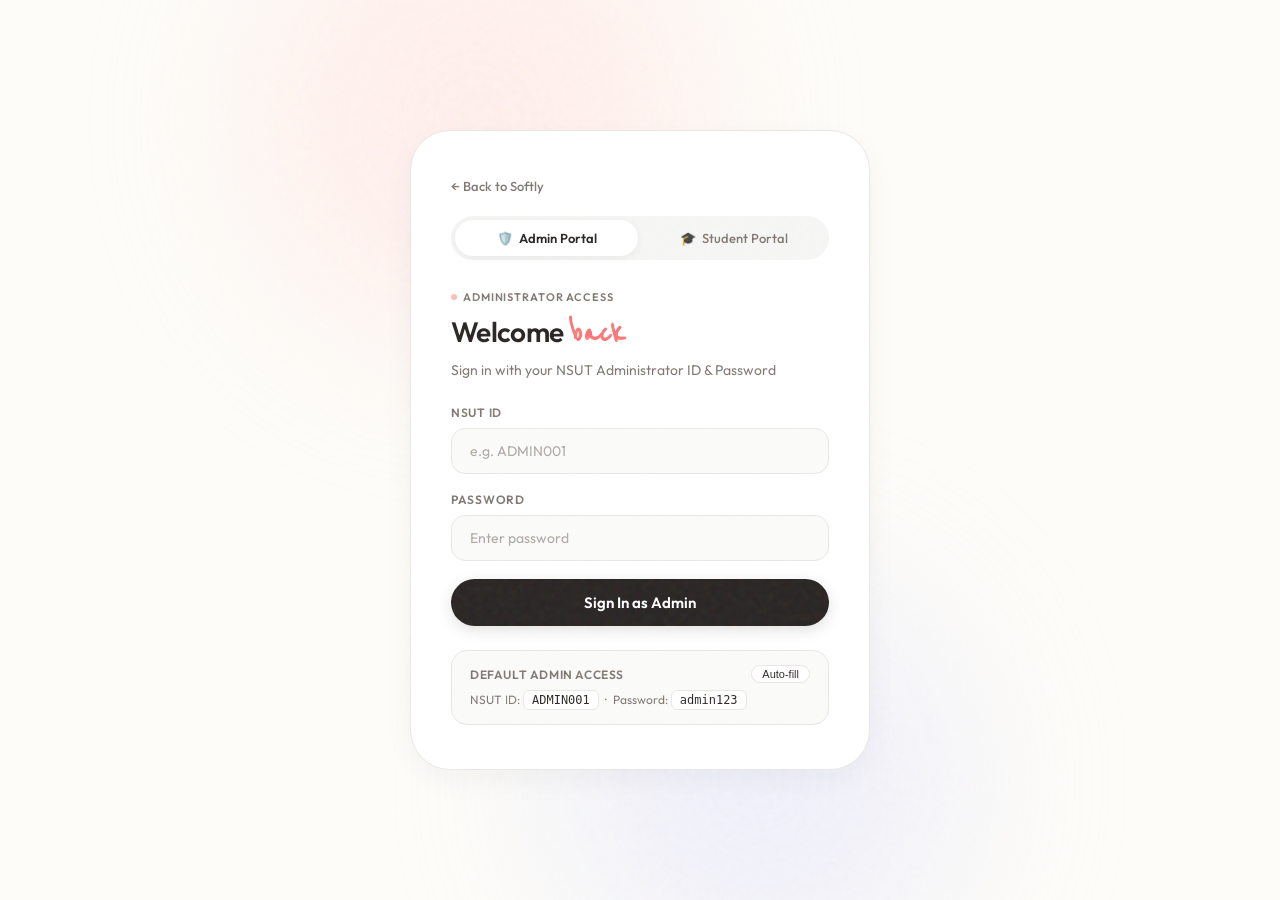
<file: admin.html>
<!DOCTYPE html>
<html lang="en">
<head>
    <meta charset="UTF-8">
    <meta name="viewport" content="width=device-width, initial-scale=1.0">
    <title>Admin Panel — CampusBridge</title>
    <link rel="preconnect" href="https://fonts.googleapis.com">
    <link rel="preconnect" href="https://fonts.gstatic.com" crossorigin>
    <link href="https://fonts.googleapis.com/css2?family=Outfit:wght@300;400;500;600;700&family=Reenie+Beanie&display=swap" rel="stylesheet">
    <link rel="stylesheet" href="style.css">
</head>
<body>

<header>
    <div class="header-left">
        <span class="header-logo">🛡️</span>
        <div>
            <span class="header-title">Admin Panel</span>
            <span class="header-sub" id="adminGreeting">CampusBridge Placement System</span>
        </div>
    </div>
    <button class="logout-btn" onclick="logout()">
        <span>↩</span> Sign Out
    </button>
</header>

<div class="container">
    <nav id="sidebar">
        <div class="nav-section-label">DATA MANAGEMENT</div>
        <button class="nav-btn active" onclick="showSection('departments', this)">
            <span class="nav-icon">🏛️</span> Departments
        </button>
        <button class="nav-btn" onclick="showSection('students', this)">
            <span class="nav-icon">👤</span> Students
        </button>
        <button class="nav-btn" onclick="showSection('skills', this)">
            <span class="nav-icon">⚡</span> Skills
        </button>
        <button class="nav-btn" onclick="showSection('companies', this)">
            <span class="nav-icon">🏢</span> Companies
        </button>
        <button class="nav-btn" onclick="showSection('jobs', this)">
            <span class="nav-icon">💼</span> Jobs
        </button>
        <div class="nav-section-label">PLACEMENT</div>
        <button class="nav-btn" onclick="showSection('eligibility', this)">
            <span class="nav-icon">✅</span> Eligibility
        </button>
        <button class="nav-btn" onclick="showSection('drives', this)">
            <span class="nav-icon">📅</span> Drives
        </button>
        <button class="nav-btn" onclick="showSection('applications', this)">
            <span class="nav-icon">📋</span> Applications
        </button>
        <button class="nav-btn" onclick="showSection('interviewers', this)">
            <span class="nav-icon">🎤</span> Interviewers
        </button>
        <button class="nav-btn" onclick="showSection('assessments', this)">
            <span class="nav-icon">📝</span> Assessments
        </button>
        <button class="nav-btn" onclick="showSection('rounds', this)">
            <span class="nav-icon">🔄</span> Rounds
        </button>
        <button class="nav-btn" onclick="showSection('offers', this)">
            <span class="nav-icon">🎁</span> Offers
        </button>
        <div class="nav-section-label">ANALYTICS</div>
        <button class="nav-btn" onclick="showSection('reports', this)">
            <span class="nav-icon">📊</span> Reports
        </button>
        <div class="nav-section-label">USER MANAGEMENT</div>
        <button class="nav-btn" onclick="showSection('user_mgmt', this)">
            <span class="nav-icon">🔐</span> Users &amp; Auth
        </button>
    </nav>

    <main>
        <!-- DEPARTMENTS -->
        <div id="departments" class="section active">
            <div class="section-header"><h2>Departments</h2></div>
            <div class="glass-card">
                <div class="form-row">
                    <div class="form-group"><label>Department Name</label><input id="dept_name" placeholder="e.g. Computer Science"></div>
                    <div class="form-group"><label>Department Code</label><input id="dept_code" placeholder="e.g. CSE"></div>
                </div>
                <div class="btn-row">
                    <button class="btn btn-green" onclick="addDepartment()">+ Add Department</button>
                    <button class="btn btn-blue" onclick="loadDepartments()">↻ Refresh</button>
                </div>
            </div>
            <div class="glass-card table-card">
                <table id="dept_table"><thead><tr><th>ID</th><th>Name</th><th>Code</th><th>Action</th></tr></thead><tbody></tbody></table>
            </div>
        </div>

        <!-- STUDENTS -->
        <div id="students" class="section">
            <div class="section-header"><h2>Students</h2></div>
            <div class="glass-card">
                <div class="form-row">
                    <div class="form-group"><label>Department</label><select id="s_dept"><option value="">-- Select Department --</option></select></div>
                    <div class="form-group"><label>Roll Number</label><input id="s_roll" placeholder="2024NSUT1001"></div>
                    <div class="form-group"><label>Full Name</label><input id="s_name" placeholder="John Doe"></div>
                    <div class="form-group"><label>Email</label><input id="s_email" placeholder="john@nsut.ac.in"></div>
                </div>
                <div class="form-row">
                    <div class="form-group"><label>Phone</label><input id="s_phone" placeholder="9876543210"></div>
                    <div class="form-group"><label>CGPA</label><input id="s_cgpa" type="number" step="0.01" placeholder="8.50"></div>
                    <div class="form-group"><label>Active Backlogs</label><input id="s_backlogs" type="number" placeholder="0"></div>
                    <div class="form-group"><label>Graduation Year</label><input id="s_year" type="number" placeholder="2026"></div>
                </div>
                <div class="btn-row">
                    <button class="btn btn-green" onclick="addStudent()">+ Add Student</button>
                    <button class="btn btn-blue" onclick="loadStudents()">↻ Refresh</button>
                </div>
            </div>
            <div class="glass-card table-card">
                <table id="stu_table"><thead><tr><th>ID</th><th>Roll</th><th>Name</th><th>Department</th><th>CGPA</th><th>Backlogs</th><th>Year</th><th>Action</th></tr></thead><tbody></tbody></table>
            </div>
        </div>

        <!-- SKILLS -->
        <div id="skills" class="section">
            <div class="section-header"><h2>Skills</h2></div>
            <div class="glass-card">
                <div class="form-row">
                    <div class="form-group"><label>Skill Name</label><input id="sk_name" placeholder="e.g. Python"></div>
                </div>
                <div class="btn-row">
                    <button class="btn btn-green" onclick="addSkill()">+ Add Skill</button>
                    <button class="btn btn-blue" onclick="loadSkills()">↻ Refresh</button>
                </div>
            </div>
            <div class="glass-card table-card"><table id="skill_table"><thead><tr><th>ID</th><th>Skill</th><th>Action</th></tr></thead><tbody></tbody></table></div>
        </div>

        <!-- COMPANIES -->
        <div id="companies" class="section">
            <div class="section-header"><h2>Companies</h2></div>
            <div class="glass-card">
                <div class="form-row">
                    <div class="form-group"><label>Name</label><input id="c_name" placeholder="Google"></div>
                    <div class="form-group"><label>Industry</label><input id="c_industry" placeholder="Technology"></div>
                    <div class="form-group"><label>Website</label><input id="c_website" placeholder="https://google.com"></div>
                    <div class="form-group"><label>Contact Email</label><input id="c_email" placeholder="hr@google.com"></div>
                </div>
                <div class="btn-row">
                    <button class="btn btn-green" onclick="addCompany()">+ Add</button>
                    <button class="btn btn-blue" onclick="loadCompanies()">↻ Refresh</button>
                </div>
            </div>
            <div class="glass-card table-card"><table id="comp_table"><thead><tr><th>ID</th><th>Name</th><th>Industry</th><th>Website</th><th>Email</th><th>Action</th></tr></thead><tbody></tbody></table></div>
        </div>

        <!-- JOBS -->
        <div id="jobs" class="section">
            <div class="section-header"><h2>Job Profiles</h2></div>
            <div class="glass-card">
                <div class="form-row">
                    <div class="form-group"><label>Company ID</label><input id="j_cid" type="number" placeholder="1"></div>
                    <div class="form-group"><label>Title</label><input id="j_title" placeholder="SDE-1"></div>
                    <div class="form-group"><label>Type</label><input id="j_type" placeholder="Full-time"></div>
                    <div class="form-group"><label>Location</label><input id="j_loc" placeholder="Bangalore"></div>
                </div>
                <div class="form-row">
                    <div class="form-group"><label>Package (LPA)</label><input id="j_pkg" type="number" step="0.01" placeholder="12.00"></div>
                    <div class="form-group"><label>Min CGPA</label><input id="j_cgpa" type="number" step="0.01" placeholder="7.00"></div>
                    <div class="form-group"><label>Max Backlogs</label><input id="j_back" type="number" placeholder="0"></div>
                    <div class="form-group"><label>Eligible Batch</label><input id="j_batch" placeholder="2026,2027"></div>
                </div>
                <div class="form-row">
                    <div class="form-group"><label>Deadline</label><input id="j_dead" type="date"></div>
                </div>
                <div class="btn-row">
                    <button class="btn btn-green" onclick="addJob()">+ Add Job</button>
                    <button class="btn btn-blue" onclick="loadJobs()">↻ Refresh</button>
                </div>
            </div>
            <div class="glass-card table-card"><table id="job_table"><thead><tr><th>ID</th><th>Company</th><th>Title</th><th>Type</th><th>Pkg</th><th>Min CGPA</th><th>Deadline</th><th>Action</th></tr></thead><tbody></tbody></table></div>
        </div>

        <!-- ELIGIBILITY -->
        <div id="eligibility" class="section">
            <div class="section-header"><h2>Eligibility Check</h2></div>
            <div class="glass-card">
                <div class="form-row">
                    <div class="form-group"><label>Student ID</label><input id="e_sid" type="number" placeholder="1"></div>
                </div>
                <button class="btn btn-blue" onclick="jobsForStudent()">Check Eligible Jobs</button>
            </div>
            <div class="glass-card table-card"><table id="elig_table1"><thead><tr><th>Job ID</th><th>Company</th><th>Title</th><th>Pkg</th></tr></thead><tbody></tbody></table></div>
            <div class="glass-card" style="margin-top:16px;">
                <div class="form-row">
                    <div class="form-group"><label>Job ID</label><input id="e_jid" type="number" placeholder="1"></div>
                </div>
                <button class="btn btn-blue" onclick="studentsForJob()">Check Eligible Students</button>
            </div>
            <div class="glass-card table-card"><table id="elig_table2"><thead><tr><th>Student ID</th><th>Name</th><th>CGPA</th></tr></thead><tbody></tbody></table></div>
        </div>

        <!-- DRIVES -->
        <div id="drives" class="section">
            <div class="section-header"><h2>Placement Drives</h2></div>
            <div class="glass-card">
                <div class="form-row">
                    <div class="form-group"><label>Job ID</label><input id="dr_jid" type="number" placeholder="1"></div>
                    <div class="form-group"><label>Date</label><input id="dr_date" type="date"></div>
                    <div class="form-group"><label>Venue / Mode</label><input id="dr_venue" placeholder="Online"></div>
                </div>
                <div class="btn-row">
                    <button class="btn btn-green" onclick="addDrive()">+ Add Drive</button>
                    <button class="btn btn-blue" onclick="loadDrives()">↻ Refresh</button>
                </div>
            </div>
            <div class="glass-card table-card"><table id="drive_table"><thead><tr><th>ID</th><th>Company</th><th>Job</th><th>Date</th><th>Venue</th><th>Status</th><th>Action</th></tr></thead><tbody></tbody></table></div>
        </div>

        <!-- APPLICATIONS -->
        <div id="applications" class="section">
            <div class="section-header"><h2>Applications</h2></div>
            <div class="glass-card">
                <div class="form-row">
                    <div class="form-group"><label>Filter by Student ID (optional)</label><input id="app_view_sid" type="number" placeholder="Leave empty for all"></div>
                </div>
                <button class="btn btn-blue" onclick="loadStudentApps()">Filter</button>
                <button class="btn btn-green" onclick="loadAllApplications()" style="margin-left:8px;">View All Applications</button>
            </div>
            <div class="glass-card table-card"><table id="app_table"><thead><tr><th>App ID</th><th>Student</th><th>Company</th><th>Job</th><th>Status</th><th>Action</th></tr></thead><tbody></tbody></table></div>
        </div>

        <!-- INTERVIEWERS -->
        <div id="interviewers" class="section">
            <div class="section-header"><h2>Interviewers</h2></div>
            <div class="glass-card">
                <div class="form-row">
                    <div class="form-group"><label>Company ID</label><input id="iv_cid" type="number" placeholder="1"></div>
                    <div class="form-group"><label>Full Name</label><input id="iv_name" placeholder="Jane Smith"></div>
                    <div class="form-group"><label>Designation</label><input id="iv_desig" placeholder="Senior Engineer"></div>
                    <div class="form-group"><label>Email</label><input id="iv_email" placeholder="jane@company.com"></div>
                </div>
                <div class="btn-row">
                    <button class="btn btn-green" onclick="addInterviewer()">+ Add</button>
                    <button class="btn btn-blue" onclick="loadInterviewers()">↻ Refresh</button>
                </div>
            </div>
            <div class="glass-card table-card"><table id="iv_table"><thead><tr><th>ID</th><th>Company ID</th><th>Name</th><th>Designation</th><th>Email</th><th>Action</th></tr></thead><tbody></tbody></table></div>
        </div>

        <!-- ASSESSMENTS -->
        <div id="assessments" class="section">
            <div class="section-header"><h2>Assessments</h2></div>
            <div class="glass-card">
                <div class="form-row">
                    <div class="form-group"><label>Drive ID</label><input id="as_did" type="number" placeholder="1"></div>
                    <div class="form-group"><label>Type</label><input id="as_type" placeholder="Aptitude / Coding"></div>
                    <div class="form-group"><label>Scheduled At</label><input id="as_when" type="datetime-local"></div>
                    <div class="form-group"><label>Max Marks</label><input id="as_marks" type="number" placeholder="100"></div>
                </div>
                <div class="btn-row">
                    <button class="btn btn-green" onclick="addAssessment()">+ Add</button>
                    <button class="btn btn-blue" onclick="loadAssessments()">↻ Refresh</button>
                </div>
            </div>
            <div class="glass-card table-card"><table id="as_table"><thead><tr><th>ID</th><th>Drive ID</th><th>Type</th><th>Scheduled</th><th>Max Marks</th><th>Action</th></tr></thead><tbody></tbody></table></div>
        </div>

        <!-- INTERVIEW ROUNDS -->
        <div id="rounds" class="section">
            <div class="section-header"><h2>Interview Rounds</h2></div>
            <div class="glass-card">
                <div class="form-row">
                    <div class="form-group"><label>Application ID</label><input id="r_aid" type="number" placeholder="1"></div>
                    <div class="form-group"><label>Interviewer ID</label><input id="r_iid" type="number" placeholder="1"></div>
                    <div class="form-group"><label>Round Number</label><input id="r_num" type="number" placeholder="1"></div>
                    <div class="form-group"><label>Type</label><input id="r_type" placeholder="Technical / HR"></div>
                </div>
                <div class="form-row">
                    <div class="form-group"><label>Scheduled At</label><input id="r_when" type="datetime-local"></div>
                </div>
                <div class="btn-row"><button class="btn btn-green" onclick="scheduleRound()">+ Schedule Round</button></div>
            </div>
            <div class="glass-card" style="margin-top:16px;">
                <div class="form-row">
                    <div class="form-group"><label>Filter by Application ID (optional)</label><input id="r_view_aid" type="number" placeholder="Leave empty for all"></div>
                </div>
                <button class="btn btn-blue" onclick="loadRounds()">Filter</button>
                <button class="btn btn-green" onclick="loadAllRounds()" style="margin-left:8px;">View All Rounds</button>
            </div>
            <div class="glass-card table-card"><table id="round_table"><thead><tr><th>Round ID</th><th>#</th><th>Type</th><th>Scheduled</th><th>Result</th><th>Feedback</th><th>Action</th></tr></thead><tbody></tbody></table></div>
        </div>

        <!-- OFFERS -->
        <div id="offers" class="section">
            <div class="section-header"><h2>Placement Offers</h2></div>
            <div class="glass-card">
                <div class="form-row">
                    <div class="form-group"><label>Application ID</label><input id="of_aid" type="number" placeholder="1"></div>
                    <div class="form-group"><label>Offered LPA</label><input id="of_lpa" type="number" step="0.01" placeholder="12.00"></div>
                    <div class="form-group"><label>Joining Date</label><input id="of_join" type="date"></div>
                </div>
                <div class="btn-row">
                    <button class="btn btn-green" onclick="giveOffer()">+ Give Offer</button>
                    <button class="btn btn-blue" onclick="loadOffers()">↻ Refresh</button>
                </div>
            </div>
            <div class="glass-card table-card"><table id="offer_table"><thead><tr><th>Offer ID</th><th>Student</th><th>Company</th><th>LPA</th><th>Status</th><th>Action</th></tr></thead><tbody></tbody></table></div>
        </div>

        <!-- REPORTS -->
        <div id="reports" class="section">
            <div class="section-header"><h2>Placement Reports</h2></div>
            <div class="glass-card">
                <div class="report-btns">
                    <button class="btn btn-blue" onclick="loadReport('placed')">📋 Placed Students</button>
                    <button class="btn btn-blue" onclick="loadReport('unplaced')">📋 Unplaced Students</button>
                    <button class="btn btn-blue" onclick="loadReport('department-wise')">📊 Dept-wise</button>
                    <button class="btn btn-blue" onclick="loadReport('company-packages')">🏢 Company Packages</button>
                    <button class="btn btn-blue" onclick="loadReport('placement-percentage')">📈 Placement %</button>
                    <button class="btn btn-blue" onclick="loadReport('top-packages')">🏆 Top 5 Packages</button>
                </div>
            </div>
            <div class="glass-card table-card" id="report_output" style="margin-top: 14px;"></div>
        </div>

        <!-- USER MANAGEMENT -->
        <div id="user_mgmt" class="section">
            <div class="section-header"><h2>User &amp; Auth Management</h2></div>
            
            <div class="glass-card">
                <h3 style="color:#fff;margin-bottom:14px;">Register New Admin</h3>
                <div class="form-row">
                    <div class="form-group"><label>NSUT ID</label><input id="reg_admin_nsut" placeholder="ADMIN002"></div>
                    <div class="form-group"><label>Full Name</label><input id="reg_admin_name" placeholder="John Admin"></div>
                    <div class="form-group"><label>Email</label><input id="reg_admin_email" placeholder="admin@nsut.ac.in"></div>
                    <div class="form-group"><label>Password</label><input id="reg_admin_pass" type="password" placeholder="••••••"></div>
                </div>
                <button class="btn btn-green" onclick="registerAdmin()">+ Register Admin</button>
            </div>

            <div class="glass-card" style="margin-top:16px;">
                <h3 style="color:#fff;margin-bottom:14px;">Register Student Login</h3>
                <div class="form-row">
                    <div class="form-group"><label>NSUT ID</label><input id="reg_stu_nsut" placeholder="2024NSUT1001"></div>
                    <div class="form-group"><label>Student Profile</label><select id="reg_stu_sid"><option value="">-- Select Student --</option></select></div>
                    <div class="form-group"><label>Password</label><input id="reg_stu_pass" type="password" placeholder="••••••"></div>
                </div>
                <button class="btn btn-green" onclick="registerStudentUser()">+ Register Student Login</button>
            </div>

            <div class="glass-card table-card" style="margin-top:16px;">
                <h3 style="color:#fff;margin-bottom:14px;">Admin Users</h3>
                <button class="btn btn-blue" onclick="loadAdminUsers()" style="margin-bottom:10px;">↻ Refresh</button>
                <table id="admin_users_table"><thead><tr><th>ID</th><th>NSUT ID</th><th>Name</th><th>Email</th><th>Created</th></tr></thead><tbody></tbody></table>
            </div>

            <div class="glass-card table-card" style="margin-top:16px;">
                <h3 style="color:#fff;margin-bottom:14px;">Student Login Accounts</h3>
                <button class="btn btn-blue" onclick="loadStudentUsers()" style="margin-bottom:10px;">↻ Refresh</button>
                <table id="student_users_table"><thead><tr><th>ID</th><th>NSUT ID</th><th>Name</th><th>Roll</th><th>Created</th></tr></thead><tbody></tbody></table>
            </div>
        </div>
    </main>
</div>

<div id="toast"></div>
<script src="admin.js"></script>
</body>
</html>
</file>
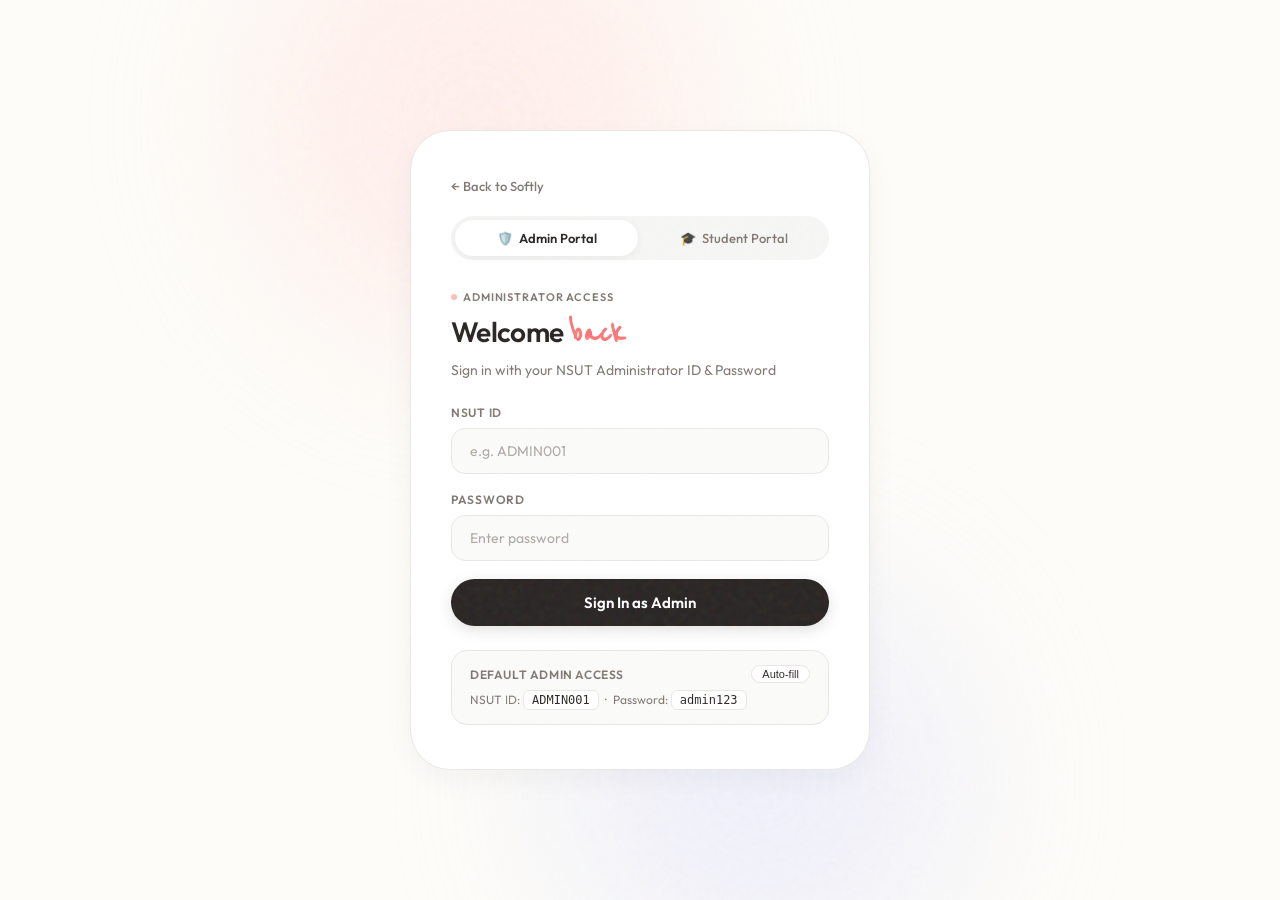
<file: login.html>
<!DOCTYPE html>
<html lang="en">
<head>
    <meta charset="UTF-8">
    <meta name="viewport" content="width=device-width, initial-scale=1.0">
    <title>CampusBridge — Sign In</title>
    <link rel="preconnect" href="https://fonts.googleapis.com">
    <link rel="preconnect" href="https://fonts.gstatic.com" crossorigin>
    <link href="https://fonts.googleapis.com/css2?family=Outfit:wght@300;400;500;600;700&family=Reenie+Beanie&display=swap" rel="stylesheet">
    <style>
        :root {
            --bg-primary: #FDFCF8;
            --sage: #E8EFE8;
            --lavender: #EFEDF4;
            --coral: #FFB7B2;
            --coral-hover: #FFA29C;
            --coral-soft: #FFE4E1;
            --lavender-soft: #E6E6FA;
            --text-dark: #292524;
            --text-muted: #78716C;
            --text-light: #A8A29E;
            --stone-50: #FAFAF9;
            --stone-100: #F5F5F4;
            --stone-200: #E7E5E4;
            --stone-800: #292524;
            --soft-shadow: 0 4px 20px -2px rgba(0,0,0,0.05);
            --card-shadow: 0 10px 35px -5px rgba(41, 37, 36, 0.06);
        }

        * { margin: 0; padding: 0; box-sizing: border-box; }

        body {
            font-family: 'Outfit', sans-serif;
            background-color: var(--bg-primary);
            color: var(--text-dark);
            min-height: 100vh;
            display: flex;
            justify-content: center;
            align-items: center;
            position: relative;
            padding: 24px;
            overflow: hidden;
            -webkit-font-smoothing: antialiased;
        }

        /* ── Special Component: Grain Overlay ── */
        .grain-overlay {
            position: fixed;
            inset: 0;
            width: 100vw;
            height: 100vh;
            pointer-events: none;
            z-index: 50;
            opacity: 0.35;
            mix-blend-mode: overlay;
            background-image: url("data:image/svg+xml,%3Csvg viewBox='0 0 200 200' xmlns='http://www.w3.org/2000/svg'%3E%3Cfilter id='noiseFilter'%3E%3CfeTurbulence type='fractalNoise' baseFrequency='0.65' numOctaves='3' stitchTiles='stitch'/%3E%3C/filter%3E%3Crect width='100%25' height='100%25' filter='url(%23noiseFilter)'/%3E%3C/svg%3E");
        }

        /* ── Floating Background Blobs (6s loop) ── */
        .ambient-blob {
            position: fixed;
            border-radius: 50%;
            filter: blur(80px);
            opacity: 0.6;
            pointer-events: none;
            z-index: 0;
            animation: floatBlob 6s ease-in-out infinite alternate;
        }
        .blob-1 {
            width: 440px;
            height: 440px;
            background-color: var(--coral-soft);
            top: -100px;
            left: 20%;
        }
        .blob-2 {
            width: 400px;
            height: 400px;
            background-color: var(--lavender-soft);
            bottom: -80px;
            right: 25%;
            animation-delay: -3s;
        }
        @keyframes floatBlob {
            0% { transform: translateY(-10px) scale(1); }
            100% { transform: translateY(10px) scale(1.05); }
        }

        .login-card {
            position: relative;
            z-index: 10;
            background: #FFFFFF;
            border-radius: 2.5rem; /* 40px */
            padding: 44px 40px;
            width: 100%;
            max-width: 460px;
            border: 1px solid var(--stone-200);
            box-shadow: var(--card-shadow);
        }

        .back-link {
            display: inline-flex;
            align-items: center;
            gap: 6px;
            color: var(--text-muted);
            font-size: 13px;
            font-weight: 500;
            text-decoration: none;
            margin-bottom: 22px;
            cursor: pointer;
            transition: color 0.2s;
        }
        .back-link:hover { color: var(--text-dark); }

        /* Role switcher tabs */
        .tab-switcher {
            display: flex;
            background: var(--stone-100);
            border-radius: 9999px;
            padding: 4px;
            margin-bottom: 24px;
            gap: 4px;
        }
        .tab-btn {
            flex: 1;
            padding: 10px 14px;
            background: none;
            border: none;
            color: var(--text-muted);
            font-size: 13px;
            font-weight: 500;
            font-family: 'Outfit', sans-serif;
            border-radius: 9999px;
            cursor: pointer;
            transition: all 0.2s ease;
            display: flex;
            align-items: center;
            justify-content: center;
            gap: 6px;
        }
        .tab-btn.active.admin {
            background: #FFFFFF;
            color: var(--text-dark);
            font-weight: 600;
            box-shadow: 0 2px 8px rgba(0,0,0,0.06);
        }
        .tab-btn.active.student {
            background: var(--coral);
            color: var(--text-dark);
            font-weight: 600;
            box-shadow: 0 2px 8px rgba(255, 183, 178, 0.5);
        }

        .header-section {
            margin-bottom: 24px;
        }
        .brand-badge {
            display: inline-flex;
            align-items: center;
            gap: 6px;
            font-size: 11px;
            font-weight: 600;
            letter-spacing: 0.08em;
            text-transform: uppercase;
            color: var(--text-muted);
            margin-bottom: 8px;
        }
        .brand-badge-dot {
            width: 6px;
            height: 6px;
            border-radius: 50%;
            background-color: var(--coral);
        }
        h2.login-title {
            color: var(--text-dark);
            font-size: 28px;
            font-weight: 600;
            letter-spacing: -0.025em;
            line-height: 1.2;
            margin-bottom: 6px;
        }
        .cursive-accent {
            font-family: 'Reenie Beanie', cursive;
            font-size: 1.25em;
            color: #F87171;
            margin-left: 4px;
        }
        p.subtitle {
            color: var(--text-muted);
            font-size: 14px;
            line-height: 1.5;
        }

        .form-group {
            margin-bottom: 18px;
        }
        .form-group label {
            display: block;
            color: var(--text-muted);
            font-size: 12px;
            font-weight: 600;
            text-transform: uppercase;
            letter-spacing: 0.06em;
            margin-bottom: 8px;
        }
        .form-group input {
            width: 100%;
            padding: 13px 18px;
            border: 1px solid var(--stone-200);
            border-radius: 14px;
            background: var(--stone-50);
            color: var(--text-dark);
            font-size: 14px;
            font-family: 'Outfit', sans-serif;
            outline: none;
            transition: all 0.25s ease;
        }
        .form-group input:focus {
            background: #FFFFFF;
            border-color: var(--coral);
            box-shadow: 0 0 0 3px rgba(255, 183, 178, 0.35);
        }
        .form-group input::placeholder {
            color: var(--text-light);
        }

        .btn-submit {
            width: 100%;
            padding: 14px;
            border: none;
            border-radius: 9999px;
            font-size: 15px;
            font-weight: 600;
            color: #FFFFFF;
            background-color: var(--stone-800);
            cursor: pointer;
            font-family: 'Outfit', sans-serif;
            transition: transform 0.2s cubic-bezier(0.34, 1.56, 0.64, 1), background-color 0.2s;
            margin-top: 8px;
            box-shadow: 0 4px 14px rgba(41, 37, 36, 0.15);
            display: flex;
            align-items: center;
            justify-content: center;
            gap: 8px;
        }
        .btn-submit:hover {
            transform: scale(1.03);
            background-color: #000000;
        }
        .btn-submit.student-mode {
            background-color: var(--coral);
            color: var(--text-dark);
            box-shadow: 0 4px 16px rgba(255, 183, 178, 0.5);
        }
        .btn-submit.student-mode:hover {
            background-color: var(--coral-hover);
        }
        .btn-submit:disabled {
            opacity: 0.6;
            cursor: not-allowed;
            transform: none !important;
        }

        .alert-box {
            padding: 12px 18px;
            border-radius: 14px;
            font-size: 13px;
            margin-bottom: 16px;
            display: none;
        }
        .alert-error {
            background: #FEF2F2;
            border: 1px solid #FECACA;
            color: #991B1B;
        }
        .alert-success {
            background: #ECFDF5;
            border: 1px solid #A7F3D0;
            color: #065F46;
        }

        /* Demo credentials card */
        .cred-helper {
            margin-top: 24px;
            background: var(--stone-50);
            border: 1px solid var(--stone-200);
            border-radius: 16px;
            padding: 14px 18px;
            font-size: 12px;
            line-height: 1.6;
        }
        .cred-header {
            color: var(--text-muted);
            font-weight: 600;
            text-transform: uppercase;
            letter-spacing: 0.05em;
            margin-bottom: 6px;
            display: flex;
            align-items: center;
            justify-content: space-between;
        }
        .cred-item {
            color: var(--text-muted);
        }
        .cred-badge {
            background: #FFFFFF;
            border: 1px solid var(--stone-200);
            padding: 2px 8px;
            border-radius: 6px;
            font-family: monospace;
            color: var(--text-dark);
            font-weight: 500;
        }
        .cred-fill-btn {
            background: #FFFFFF;
            border: 1px solid var(--stone-200);
            color: var(--text-dark);
            font-size: 11px;
            font-weight: 500;
            padding: 2px 10px;
            border-radius: 9999px;
            cursor: pointer;
            transition: all 0.2s;
        }
        .cred-fill-btn:hover {
            background: var(--stone-100);
        }

        .spinner {
            display: inline-block;
            width: 16px;
            height: 16px;
            border: 2px solid rgba(41, 37, 36, 0.3);
            border-top-color: var(--text-dark);
            border-radius: 50%;
            animation: spin 0.6s linear infinite;
        }
        @keyframes spin { to { transform: rotate(360deg); } }
    </style>
</head>
<body>

<div class="grain-overlay" aria-hidden="true"></div>
<div class="ambient-blob blob-1"></div>
<div class="ambient-blob blob-2"></div>

<div class="login-card" id="loginCard">
    <a class="back-link" onclick="goHome()">&#8592; Back to Softly</a>

    <!-- Role Switcher Tabs -->
    <div class="tab-switcher">
        <button class="tab-btn active admin" id="adminTab" onclick="setRole('admin')">
            <span>🛡️</span> Admin Portal
        </button>
        <button class="tab-btn student" id="studentTab" onclick="setRole('student')">
            <span>🎓</span> Student Portal
        </button>
    </div>

    <div class="header-section">
        <div class="brand-badge">
            <span class="brand-badge-dot"></span>
            <span id="roleBadge">Administrator Access</span>
        </div>
        <h2 class="login-title" id="loginTitle">
            Welcome <span class="cursive-accent">back</span>
        </h2>
        <p class="subtitle" id="loginSubtitle">Sign in with your NSUT Administrator ID &amp; Password</p>
    </div>

    <div id="errorAlert" class="alert-box alert-error"></div>
    <div id="successAlert" class="alert-box alert-success"></div>

    <form id="loginForm" onsubmit="handleLogin(event)">
        <div class="form-group">
            <label for="nsut_id">NSUT ID</label>
            <input type="text" id="nsut_id" placeholder="e.g. ADMIN001" required autocomplete="username">
        </div>
        <div class="form-group">
            <label for="password">Password</label>
            <input type="password" id="password" placeholder="Enter password" required autocomplete="current-password">
        </div>
        <button type="submit" class="btn-submit" id="submitBtn">
            <span>Sign In</span>
        </button>
    </form>

    <!-- Credential Quick-Fill Helper -->
    <div class="cred-helper">
        <div class="cred-header">
            <span id="credHelperLabel">Default Admin Access</span>
            <button class="cred-fill-btn" type="button" onclick="autoFillDemoCreds()">Auto-fill</button>
        </div>
        <div class="cred-item" id="credHelperBody">
            NSUT ID: <span class="cred-badge">ADMIN001</span> &nbsp;·&nbsp; Password: <span class="cred-badge">admin123</span>
        </div>
    </div>
</div>

<script>
function getApiBase() {
    if (window.location.port === "8000") {
        return window.location.origin + "/api";
    }
    const host = (window.location.hostname && window.location.hostname !== "") ? window.location.hostname : "127.0.0.1";
    return `http://${host}:8000/api`;
}
const API = getApiBase();

let currentRole = "admin";

function init() {
    const urlParams = new URLSearchParams(window.location.search);
    const requestedRole = urlParams.get("role") || sessionStorage.getItem("loginRole") || "admin";
    setRole(requestedRole === "student" ? "student" : "admin");
}

function setRole(role) {
    currentRole = role;
    sessionStorage.setItem("loginRole", role);

    const adminTab = document.getElementById("adminTab");
    const studentTab = document.getElementById("studentTab");
    const badge = document.getElementById("roleBadge");
    const subtitle = document.getElementById("loginSubtitle");
    const submitBtn = document.getElementById("submitBtn");
    const nsutInput = document.getElementById("nsut_id");
    const helperLabel = document.getElementById("credHelperLabel");
    const helperBody = document.getElementById("credHelperBody");
    const errorAlert = document.getElementById("errorAlert");
    const successAlert = document.getElementById("successAlert");

    errorAlert.style.display = "none";
    successAlert.style.display = "none";

    if (role === "student") {
        adminTab.className = "tab-btn admin";
        studentTab.className = "tab-btn active student";
        badge.textContent = "Student Access";
        subtitle.textContent = "Sign in with your NSUT Student ID & Password";
        submitBtn.className = "btn-submit student-mode";
        submitBtn.innerHTML = "<span>Sign In as Student</span>";
        nsutInput.placeholder = "e.g. 2024NSUT1001";
        helperLabel.textContent = "Default Student Access";
        helperBody.innerHTML = 'NSUT ID: <span class="cred-badge">2024NSUT1001</span> &nbsp;·&nbsp; Password: <span class="cred-badge">student123</span>';
    } else {
        adminTab.className = "tab-btn active admin";
        studentTab.className = "tab-btn student";
        badge.textContent = "Administrator Access";
        subtitle.textContent = "Sign in with your NSUT Administrator ID & Password";
        submitBtn.className = "btn-submit";
        submitBtn.innerHTML = "<span>Sign In as Admin</span>";
        nsutInput.placeholder = "e.g. ADMIN001";
        helperLabel.textContent = "Default Admin Access";
        helperBody.innerHTML = 'NSUT ID: <span class="cred-badge">ADMIN001</span> &nbsp;·&nbsp; Password: <span class="cred-badge">admin123</span>';
    }
}

function autoFillDemoCreds() {
    if (currentRole === "admin") {
        document.getElementById("nsut_id").value = "ADMIN001";
        document.getElementById("password").value = "admin123";
    } else {
        document.getElementById("nsut_id").value = "2024NSUT1001";
        document.getElementById("password").value = "student123";
    }
}

async function handleLogin(e) {
    e.preventDefault();
    const nsut_id = document.getElementById("nsut_id").value.trim();
    const password = document.getElementById("password").value;
    const btn = document.getElementById("submitBtn");
    const errorAlert = document.getElementById("errorAlert");
    const successAlert = document.getElementById("successAlert");

    errorAlert.style.display = "none";
    successAlert.style.display = "none";
    btn.disabled = true;
    btn.innerHTML = '<span class="spinner"></span> Connecting...';

    try {
        const endpoint = currentRole === "admin" ? "/auth/admin/login" : "/auth/student/login";
        let res;
        try {
            res = await fetch(API + endpoint, {
                method: "POST",
                headers: { "Content-Type": "application/json" },
                body: JSON.stringify({ nsut_id, password }),
            });
        } catch (netErr) {
            throw new Error(`Cannot reach backend at ${API}. Please ensure FastAPI is running: "uvicorn app:app --port 8000"`);
        }

        const text = await res.text();
        let data = {};
        try {
            data = JSON.parse(text);
        } catch (jsonErr) {
            if (res.status === 403 || text.includes("Forbidden")) {
                throw new Error("Received Forbidden from static server. Run the backend with 'uvicorn app:app --port 8000' and open http://localhost:8000");
            }
            throw new Error(text || `Server returned status ${res.status}`);
        }

        if (!res.ok) {
            throw new Error(data.detail || data.message || "Authentication failed. Please check credentials.");
        }

        successAlert.textContent = "Welcome in! Redirecting...";
        successAlert.style.display = "block";

        const isLiveServer = (window.location.port !== "8000" || window.location.protocol === "file:" || window.location.pathname.endsWith(".html"));

        if (currentRole === "admin") {
            sessionStorage.setItem("role", "admin");
            sessionStorage.setItem("admin", JSON.stringify(data));
            setTimeout(() => {
                window.location.href = isLiveServer ? "admin.html" : "/admin";
            }, 500);
        } else {
            sessionStorage.setItem("role", "student");
            sessionStorage.setItem("student", JSON.stringify(data));
            setTimeout(() => {
                window.location.href = isLiveServer ? "student.html" : "/student";
            }, 500);
        }
    } catch (err) {
        errorAlert.textContent = err.message;
        errorAlert.style.display = "block";
        btn.disabled = false;
        btn.innerHTML = currentRole === "admin" ? "<span>Sign In as Admin</span>" : "<span>Sign In as Student</span>";
    }
}

function goHome() {
    const isLiveServer = (window.location.port !== "8000" || window.location.protocol === "file:" || window.location.pathname.endsWith(".html"));
    window.location.href = isLiveServer ? "index.html" : "/";
}

document.addEventListener("DOMContentLoaded", init);
</script>
</body>
</html>
</file>
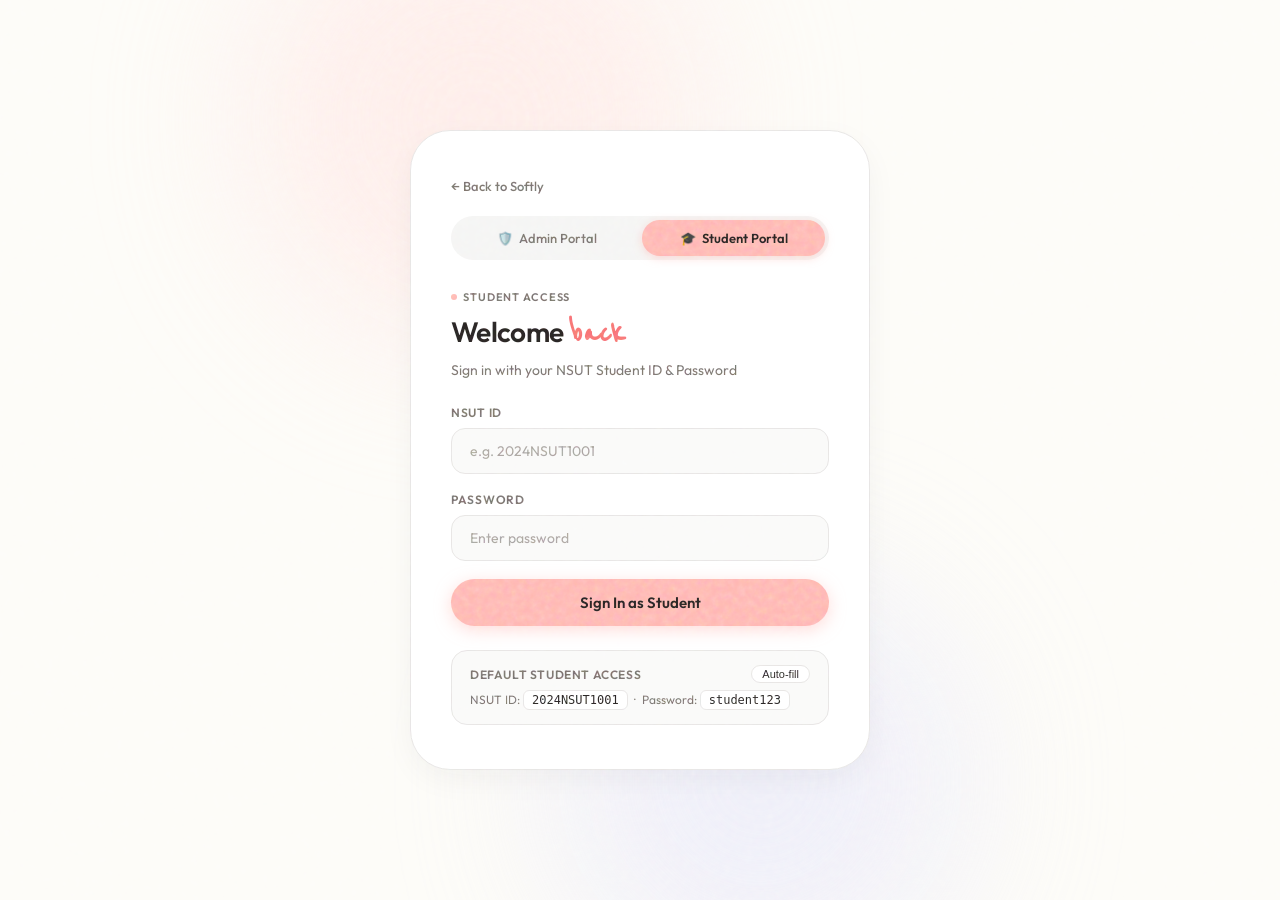
<file: student.html>
<!DOCTYPE html>
<html lang="en">
<head>
    <meta charset="UTF-8">
    <meta name="viewport" content="width=device-width, initial-scale=1.0">
    <title>Student Panel — CampusBridge</title>
    <link rel="preconnect" href="https://fonts.googleapis.com">
    <link rel="preconnect" href="https://fonts.gstatic.com" crossorigin>
    <link href="https://fonts.googleapis.com/css2?family=Outfit:wght@300;400;500;600;700&family=Reenie+Beanie&display=swap" rel="stylesheet">
    <link rel="stylesheet" href="style.css">
</head>
<body>

<header>
    <div class="header-left">
        <span class="header-logo">📚</span>
        <div>
            <span class="header-title" id="stu_name">Student Panel</span>
            <span class="header-sub" id="stu_nsut_id">CampusBridge</span>
        </div>
    </div>
    <button class="logout-btn" onclick="logout()">
        <span>↩</span> Sign Out
    </button>
</header>

<div class="container">
    <nav id="sidebar">
        <div class="nav-section-label">MY ACCOUNT</div>
        <button class="nav-btn active" onclick="showSection('profile', this)">
            <span class="nav-icon">👤</span> Profile
        </button>
        <div class="nav-section-label">PLACEMENTS</div>
        <button class="nav-btn" onclick="showSection('eligible_jobs', this)">
            <span class="nav-icon">💼</span> Eligible Jobs
        </button>
        <button class="nav-btn" onclick="showSection('my_apps', this)">
            <span class="nav-icon">📋</span> Applications
        </button>
        <button class="nav-btn" onclick="showSection('my_offers', this)">
            <span class="nav-icon">🎁</span> Offers
        </button>
    </nav>

    <main>
        <!-- PROFILE -->
        <div id="profile" class="section active">
            <div class="section-header"><h2>My Profile</h2></div>
            <div class="glass-card">
                <div class="profile-card" id="profile_cards">
                    <p style="color:rgba(255,255,255,0.4);">Loading profile...</p>
                </div>
            </div>
        </div>

        <!-- ELIGIBLE JOBS -->
        <div id="eligible_jobs" class="section">
            <div class="section-header"><h2>Jobs I'm Eligible For</h2></div>
            <div class="glass-card">
                <button class="btn btn-blue" onclick="loadEligibleJobs()">↻ Refresh</button>
            </div>
            <div class="glass-card table-card">
                <table id="ej_table"><thead><tr><th>Job ID</th><th>Company</th><th>Title</th><th>Package (LPA)</th><th>Action</th></tr></thead><tbody></tbody></table>
            </div>
        </div>

        <!-- MY APPLICATIONS -->
        <div id="my_apps" class="section">
            <div class="section-header"><h2>My Applications</h2></div>
            <div class="glass-card">
                <button class="btn btn-blue" onclick="loadMyApps()">↻ Refresh</button>
            </div>
            <div class="glass-card table-card">
                <table id="myapp_table"><thead><tr><th>App ID</th><th>Company</th><th>Job</th><th>Status</th><th>Action</th></tr></thead><tbody></tbody></table>
            </div>
        </div>

        <!-- MY OFFERS -->
        <div id="my_offers" class="section">
            <div class="section-header"><h2>My Offers</h2></div>
            <div class="glass-card">
                <p id="no_offers" style="color:rgba(255,255,255,0.4);">Loading...</p>
                <table id="myoffer_table" style="display:none;"><thead><tr><th>Company</th><th>LPA</th><th>Status</th><th>Action</th></tr></thead><tbody></tbody></table>
            </div>
        </div>
    </main>
</div>

<div id="toast"></div>
<script src="student.js"></script>
</body>
</html>
</file>
<file: style.css>
/* ═══════════════════════════════════════════════════════════════
   Softly — Digital Living Room Theme
   ═══════════════════════════════════════════════════════════════ */

@import url('https://fonts.googleapis.com/css2?family=Outfit:wght@300;400;500;600;700&family=Reenie+Beanie&display=swap');

:root {
    --bg-primary: #FDFCF8;
    --sage: #E8EFE8;
    --sage-dark: #507550;
    --lavender: #EFEDF4;
    --lavender-dark: #6B628A;
    --coral: #FFB7B2;
    --coral-hover: #FFA29C;
    --coral-soft: #FFE4E1;
    --text-dark: #292524;
    --text-muted: #78716C;
    --text-light: #A8A29E;
    --stone-50: #FAFAF9;
    --stone-100: #F5F5F4;
    --stone-200: #E7E5E4;
    --stone-800: #292524;
    --soft-shadow: 0 4px 20px -2px rgba(0,0,0,0.05);
    --card-shadow: 0 8px 30px -4px rgba(41, 37, 36, 0.05);
}

* { margin: 0; padding: 0; box-sizing: border-box; }

body {
    font-family: 'Outfit', -apple-system, BlinkMacSystemFont, sans-serif;
    background-color: var(--bg-primary);
    color: var(--text-dark);
    min-height: 100vh;
    position: relative;
    -webkit-font-smoothing: antialiased;
}

/* Global Grain Overlay */
body::before {
    content: "";
    position: fixed;
    top: 0;
    left: 0;
    width: 100vw;
    height: 100vh;
    pointer-events: none;
    z-index: 99;
    opacity: 0.35;
    mix-blend-mode: overlay;
    background-image: url("data:image/svg+xml,%3Csvg viewBox='0 0 200 200' xmlns='http://www.w3.org/2000/svg'%3E%3Cfilter id='noiseFilter'%3E%3CfeTurbulence type='fractalNoise' baseFrequency='0.65' numOctaves='3' stitchTiles='stitch'/%3E%3C/filter%3E%3Crect width='100%25' height='100%25' filter='url(%23noiseFilter)'/%3E%3C/svg%3E");
}

/* ── Header ── */
header {
    background: rgba(255, 255, 255, 0.75);
    backdrop-filter: blur(20px);
    -webkit-backdrop-filter: blur(20px);
    border-bottom: 1px solid var(--stone-200);
    color: var(--text-dark);
    padding: 14px 28px;
    display: flex;
    align-items: center;
    justify-content: space-between;
    position: sticky;
    top: 0;
    z-index: 50;
    box-shadow: 0 2px 12px rgba(0, 0, 0, 0.02);
}
.header-left {
    display: flex;
    align-items: center;
    gap: 14px;
}
.header-logo {
    width: 36px;
    height: 36px;
    border-radius: 50%;
    background-color: var(--coral);
    display: flex;
    align-items: center;
    justify-content: center;
    box-shadow: 0 2px 8px rgba(255, 183, 178, 0.5);
}
.header-logo::after {
    content: "";
    width: 10px;
    height: 10px;
    border-radius: 50%;
    background: #fff;
}
.header-title {
    font-size: 18px;
    font-weight: 600;
    display: block;
    color: var(--text-dark);
    letter-spacing: -0.01em;
}
.header-sub {
    font-size: 12px;
    color: var(--text-muted);
    display: block;
}
.logout-btn {
    padding: 8px 20px;
    border: 1px solid var(--stone-200);
    background: #FFFFFF;
    color: var(--text-dark);
    border-radius: 9999px;
    cursor: pointer;
    font-size: 13px;
    font-family: 'Outfit', sans-serif;
    font-weight: 500;
    transition: all 0.25s ease;
    display: flex;
    align-items: center;
    gap: 6px;
    box-shadow: 0 2px 6px rgba(0,0,0,0.02);
}
.logout-btn:hover {
    background: var(--stone-100);
    border-color: #D6D3D1;
    transform: translateY(-1px);
}

/* ── Container Layout ── */
.container {
    display: flex;
    min-height: calc(100vh - 65px);
}

/* ── Sidebar Navigation ── */
nav {
    width: 240px;
    background: rgba(255, 255, 255, 0.65);
    backdrop-filter: blur(16px);
    border-right: 1px solid var(--stone-200);
    padding: 16px 12px;
    flex-shrink: 0;
    overflow-y: auto;
}
.nav-section-label {
    font-size: 11px;
    font-weight: 600;
    letter-spacing: 0.08em;
    color: var(--text-light);
    padding: 16px 14px 6px;
    text-transform: uppercase;
}
.nav-btn {
    display: flex;
    align-items: center;
    gap: 12px;
    width: 100%;
    text-align: left;
    padding: 10px 14px;
    background: none;
    border: none;
    color: var(--text-muted);
    cursor: pointer;
    font-size: 14px;
    font-family: 'Outfit', sans-serif;
    font-weight: 500;
    border-radius: 14px;
    transition: all 0.2s;
    margin-bottom: 4px;
}
.nav-btn:hover {
    background: rgba(255, 255, 255, 0.9);
    color: var(--text-dark);
    box-shadow: 0 2px 8px rgba(0,0,0,0.02);
}
.nav-btn.active {
    background: var(--coral-soft);
    color: #991B1B;
    font-weight: 600;
}
.nav-icon { font-size: 16px; }

/* ── Main Workspace ── */
main {
    flex: 1;
    padding: 32px 36px;
    overflow-y: auto;
}

.section { display: none; }
.section.active { display: block; }

.section-header {
    margin-bottom: 24px;
}
.section-header h2 {
    color: var(--text-dark);
    font-size: 26px;
    font-weight: 600;
    letter-spacing: -0.02em;
}

/* ── Softly Tactile Cards (2rem / 32px radius) ── */
.glass-card {
    background: #FFFFFF;
    border-radius: 28px;
    border: 1px solid var(--stone-200);
    padding: 28px 32px;
    margin-bottom: 24px;
    box-shadow: var(--soft-shadow);
    transition: border-color 0.2s ease;
}
.glass-card:hover {
    border-color: #D6D3D1;
}

/* ── Forms ── */
.form-row {
    display: flex;
    flex-wrap: wrap;
    gap: 18px;
    margin-bottom: 18px;
}
.form-group {
    flex: 1;
    min-width: 200px;
}
.form-group label {
    display: block;
    font-weight: 500;
    margin-bottom: 8px;
    font-size: 13px;
    color: var(--text-muted);
    letter-spacing: 0.02em;
}
.form-group input, .form-group select {
    width: 100%;
    padding: 12px 18px;
    border: 1px solid var(--stone-200);
    border-radius: 14px;
    background: var(--stone-50);
    color: var(--text-dark);
    font-size: 14px;
    font-family: 'Outfit', sans-serif;
    outline: none;
    transition: all 0.25s ease;
}
.form-group input:focus, .form-group select:focus {
    background: #FFFFFF;
    border-color: var(--coral);
    box-shadow: 0 0 0 3px rgba(255, 183, 178, 0.35);
}
.form-group input::placeholder {
    color: var(--text-light);
}

.btn-row {
    display: flex;
    gap: 12px;
    flex-wrap: wrap;
    margin-top: 8px;
}

/* ── Pill Buttons ── */
.btn {
    padding: 11px 24px;
    border: none;
    border-radius: 9999px;
    cursor: pointer;
    font-size: 14px;
    font-weight: 500;
    font-family: 'Outfit', sans-serif;
    transition: all 0.2s ease;
    display: inline-flex;
    align-items: center;
    gap: 8px;
}
.btn-blue {
    background: var(--stone-800);
    color: #FFFFFF;
}
.btn-blue:hover {
    background: #000000;
    transform: translateY(-1px);
    box-shadow: 0 4px 14px rgba(41, 37, 36, 0.15);
}
.btn-green {
    background: var(--coral);
    color: var(--text-dark);
    font-weight: 600;
}
.btn-green:hover {
    background: var(--coral-hover);
    transform: translateY(-1px);
    box-shadow: 0 4px 14px rgba(255, 183, 178, 0.5);
}
.btn-red {
    background: #FEE2E2;
    color: #991B1B;
    border: 1px solid #FECACA;
}
.btn-red:hover {
    background: #FCA5A5;
    transform: translateY(-1px);
}

.report-btns {
    display: flex;
    flex-wrap: wrap;
    gap: 10px;
}

/* ── Tables ── */
.table-card {
    overflow-x: auto;
    padding: 12px !important;
}
table {
    width: 100%;
    border-collapse: separate;
    border-spacing: 0;
}
th, td {
    padding: 14px 16px;
    text-align: left;
    font-size: 14px;
    border-bottom: 1px solid var(--stone-100);
}
th {
    background: var(--stone-50);
    color: var(--text-muted);
    font-weight: 600;
    font-size: 12px;
    text-transform: uppercase;
    letter-spacing: 0.05em;
    position: sticky;
    top: 0;
}
th:first-child { border-radius: 14px 0 0 14px; }
th:last-child { border-radius: 0 14px 14px 0; }
td {
    color: var(--text-dark);
}
tr:hover td {
    background: var(--stone-50);
}

/* ── Student Profile Cards ── */
.profile-card {
    display: grid;
    grid-template-columns: repeat(auto-fit, minmax(220px, 1fr));
    gap: 18px;
}
.profile-item {
    padding: 18px 22px;
    background: var(--stone-50);
    border-radius: 20px;
    border: 1px solid var(--stone-200);
}
.profile-item .label {
    font-size: 12px;
    font-weight: 600;
    color: var(--text-muted);
    text-transform: uppercase;
    letter-spacing: 0.05em;
    margin-bottom: 6px;
}
.profile-item .value {
    font-size: 18px;
    font-weight: 600;
    color: var(--text-dark);
}

/* Select dropdowns in tables */
table select {
    padding: 6px 12px;
    border: 1px solid var(--stone-200);
    border-radius: 8px;
    background: var(--stone-50);
    color: var(--text-dark);
    font-size: 13px;
    font-family: 'Outfit', sans-serif;
    outline: none;
    cursor: pointer;
    margin-right: 6px;
}

/* ── Toast Notification ── */
#toast {
    position: fixed;
    bottom: 28px;
    right: 28px;
    padding: 14px 26px;
    background: #FFFFFF;
    border: 1px solid var(--stone-200);
    color: var(--text-dark);
    border-radius: 9999px;
    display: none;
    font-size: 14px;
    font-weight: 500;
    z-index: 999;
    box-shadow: 0 8px 30px rgba(0,0,0,0.08);
}
#toast.error {
    background: #FEF2F2;
    border-color: #FECACA;
    color: #991B1B;
}

@media (max-width: 768px) {
    nav { width: 68px; padding: 12px 6px; }
    .nav-btn { padding: 12px; justify-content: center; font-size: 0; }
    .nav-icon { font-size: 20px; }
    .nav-section-label { display: none; }
    main { padding: 20px 16px; }
}
</file>
